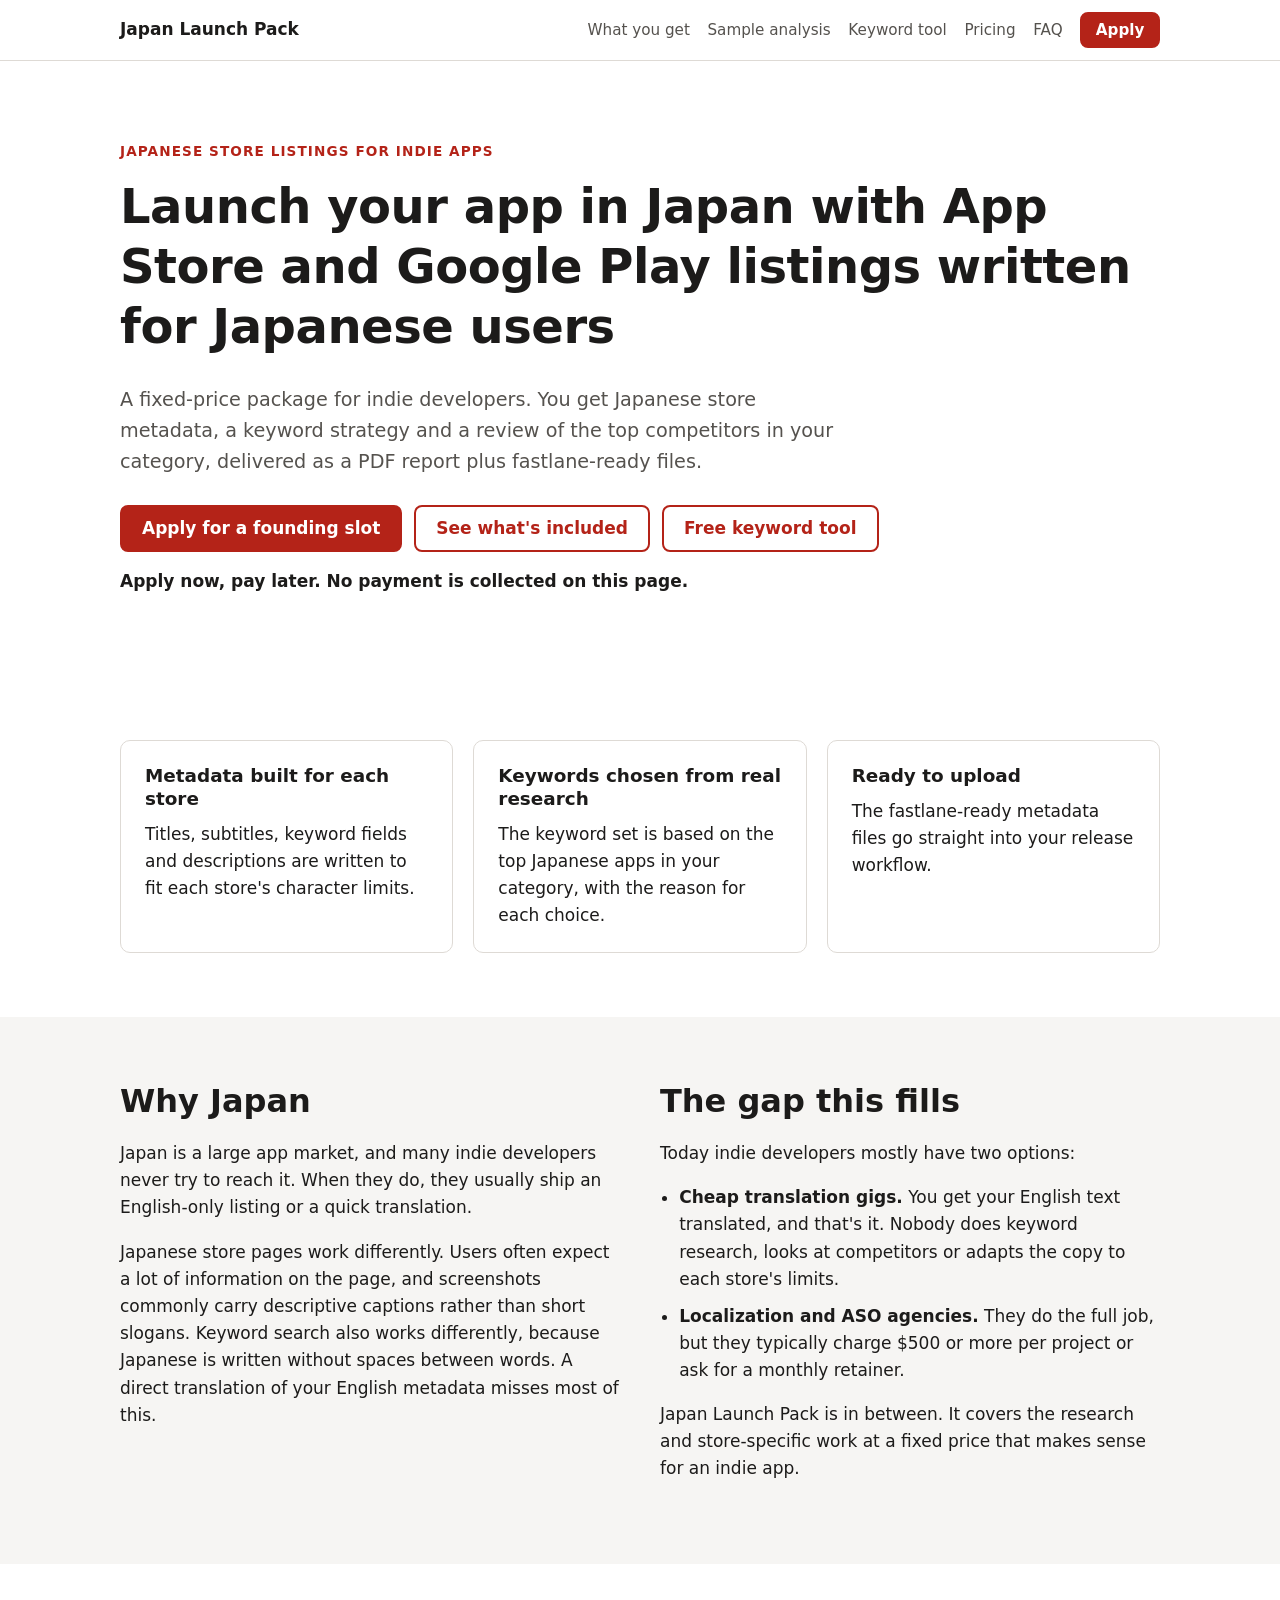
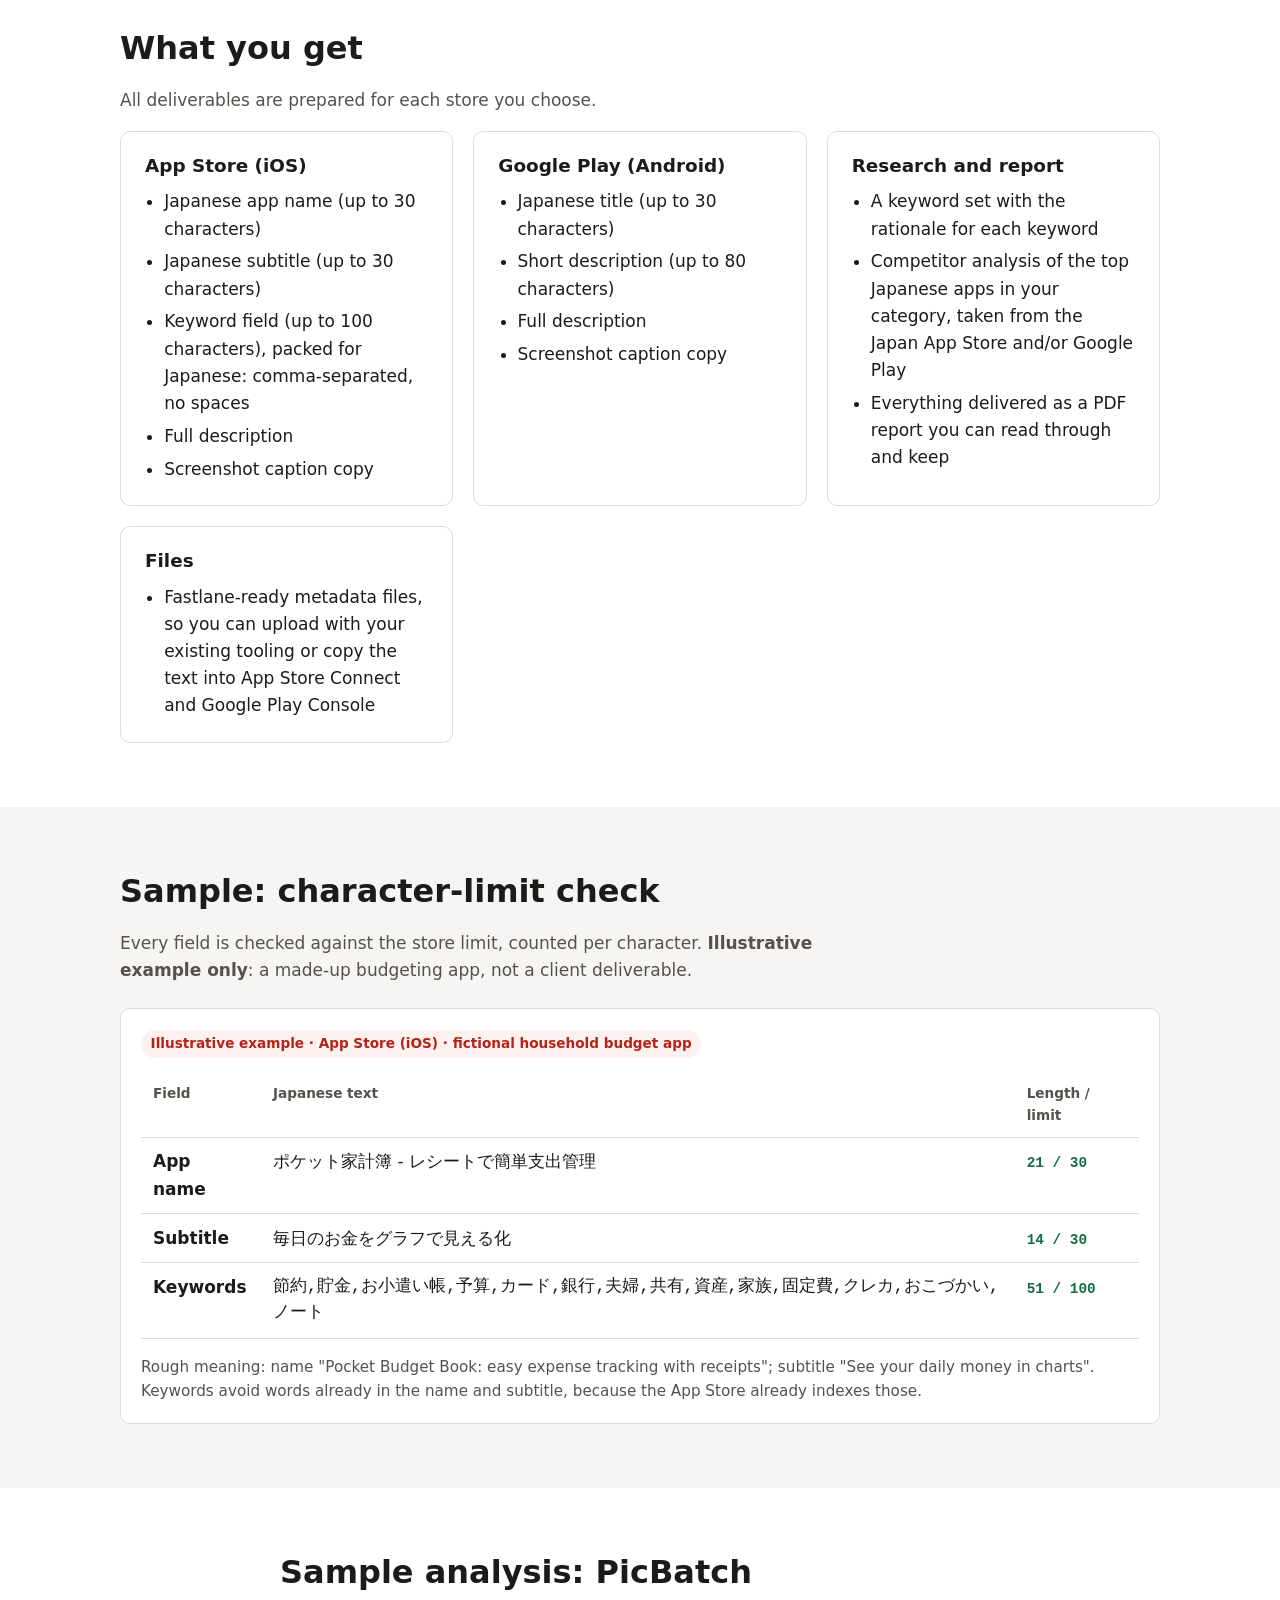
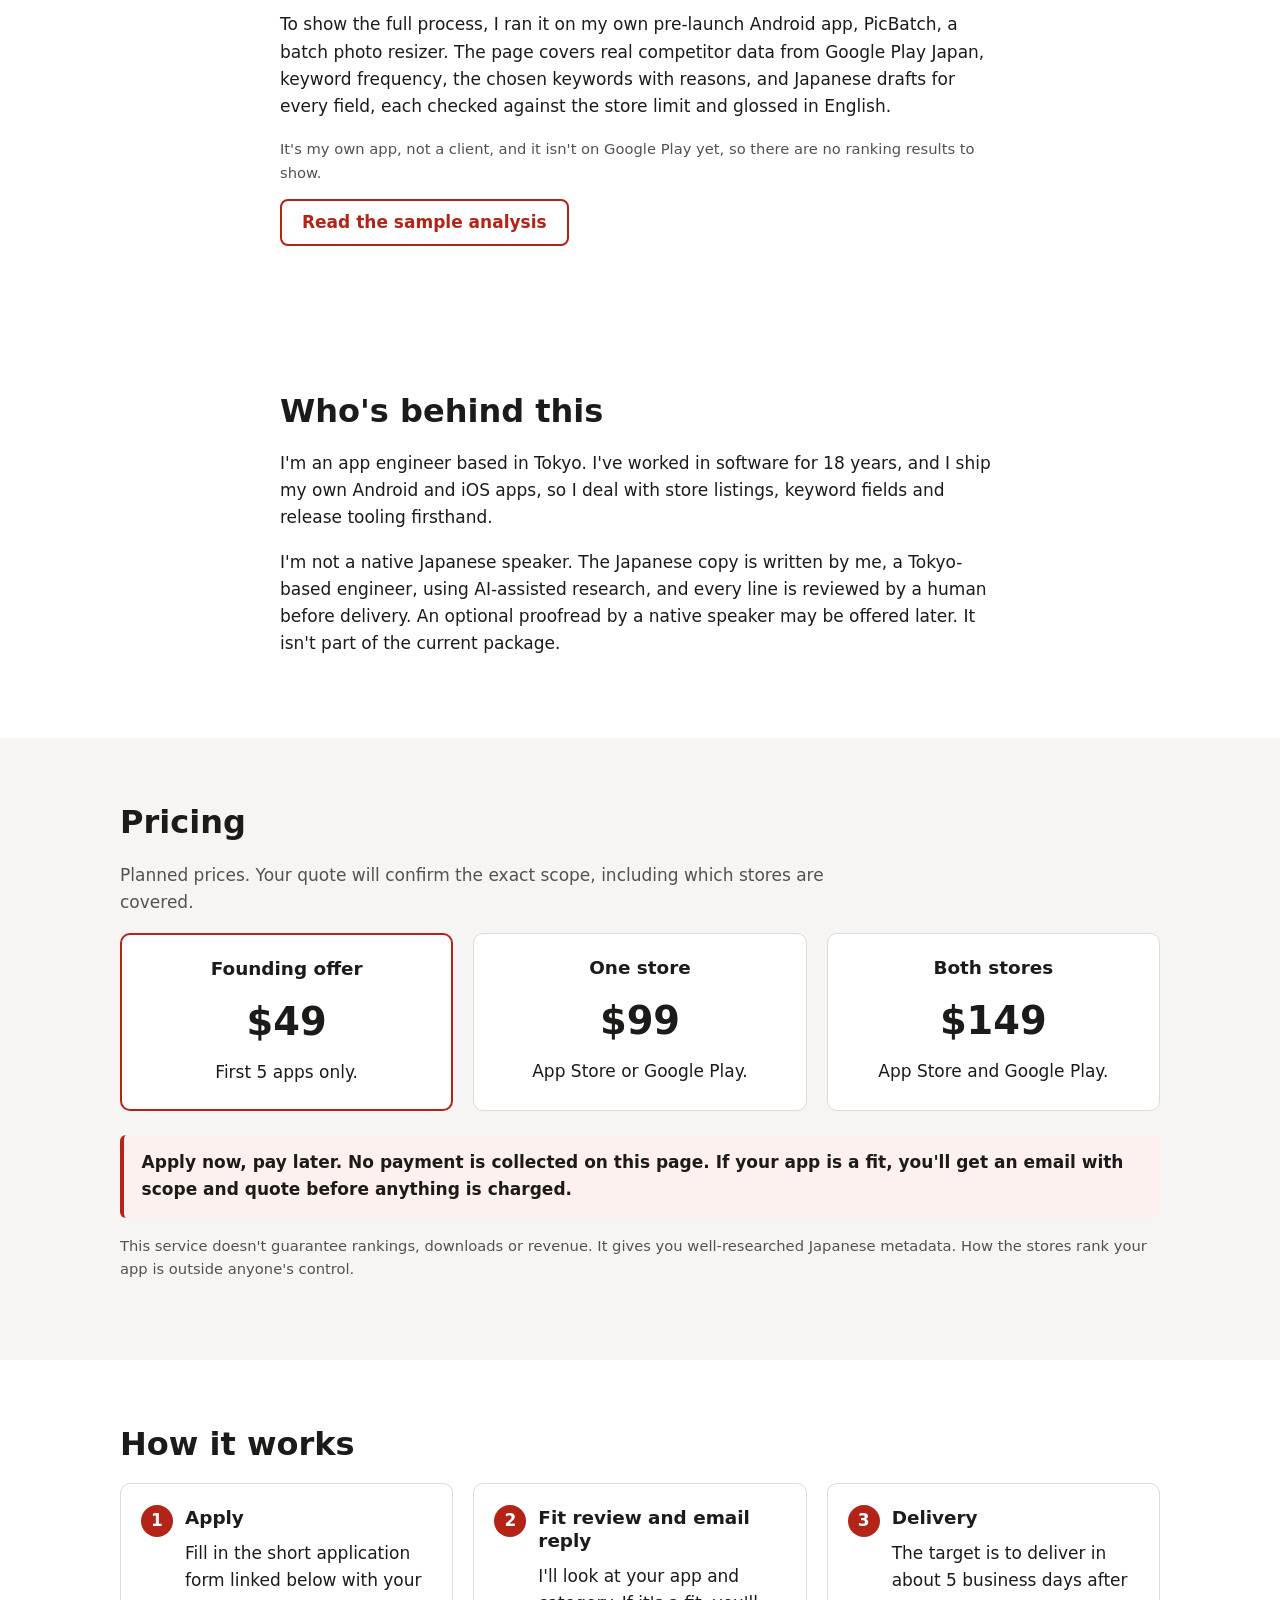
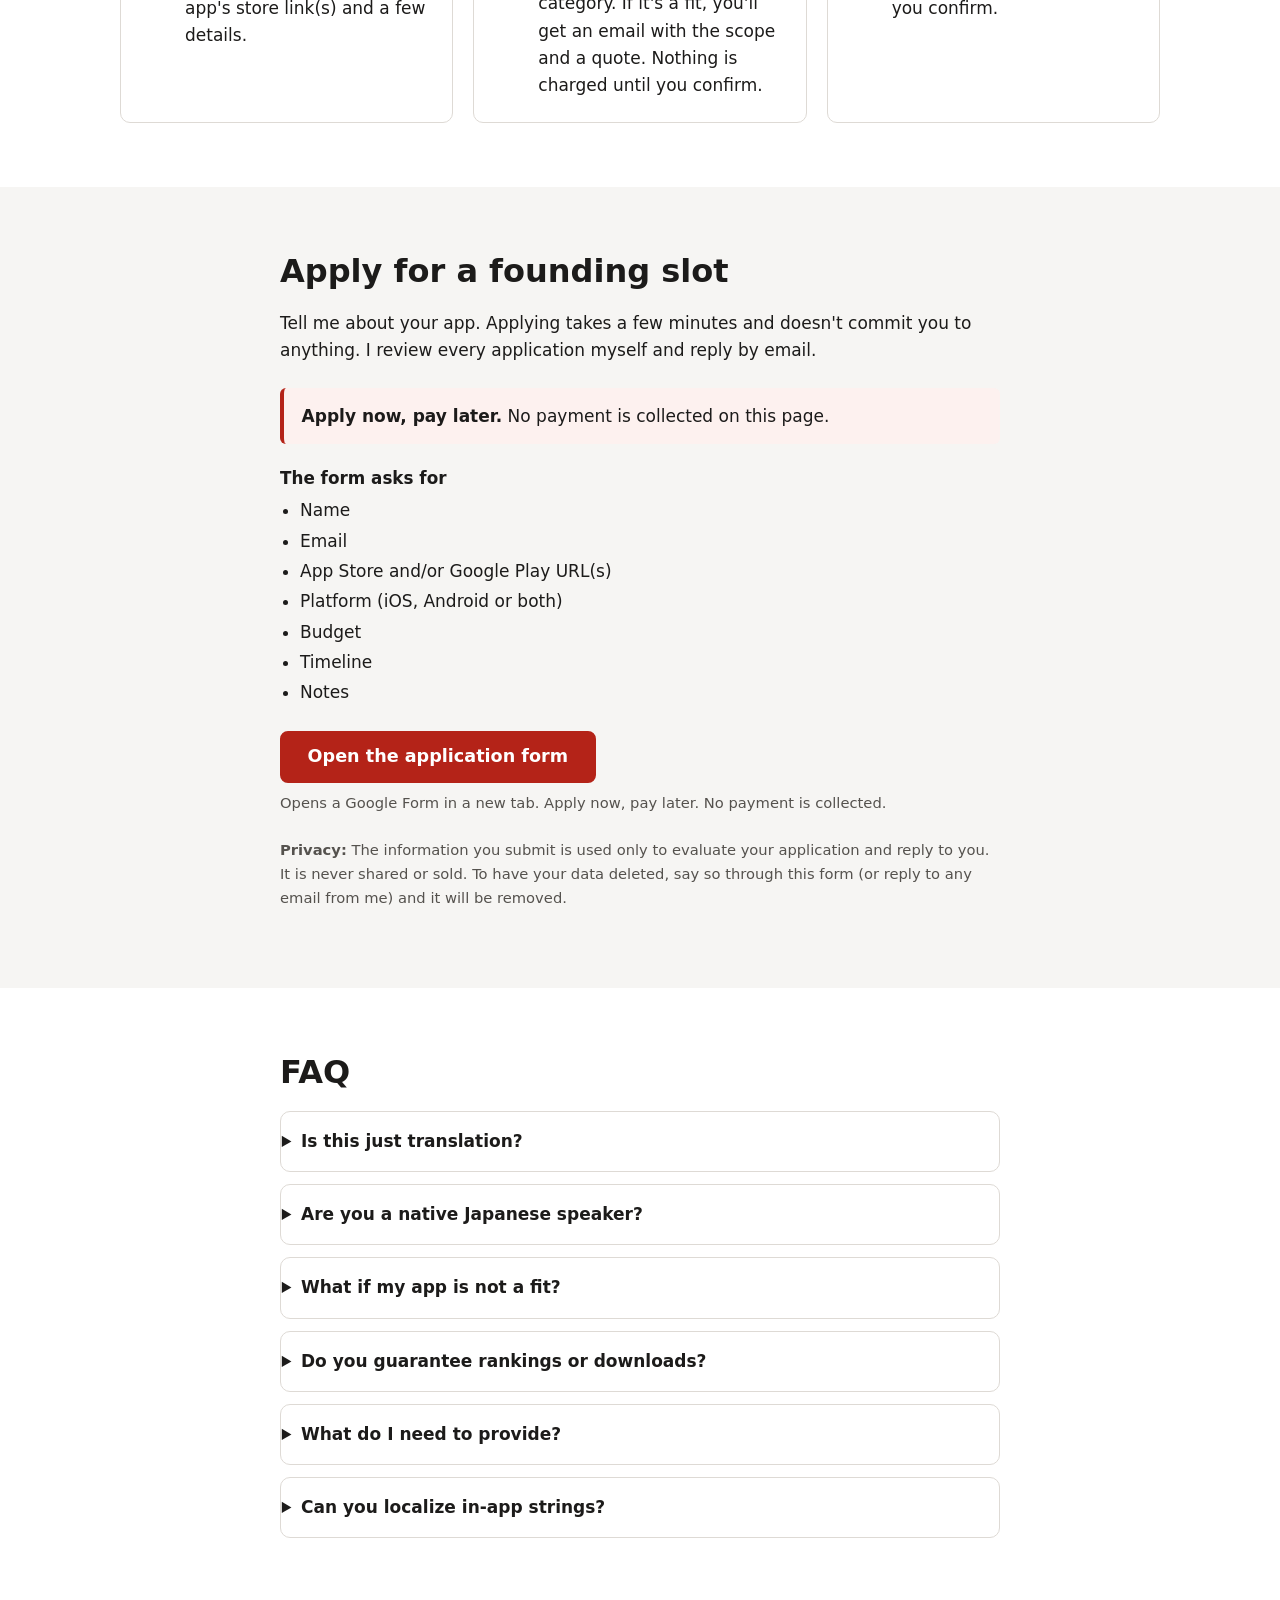
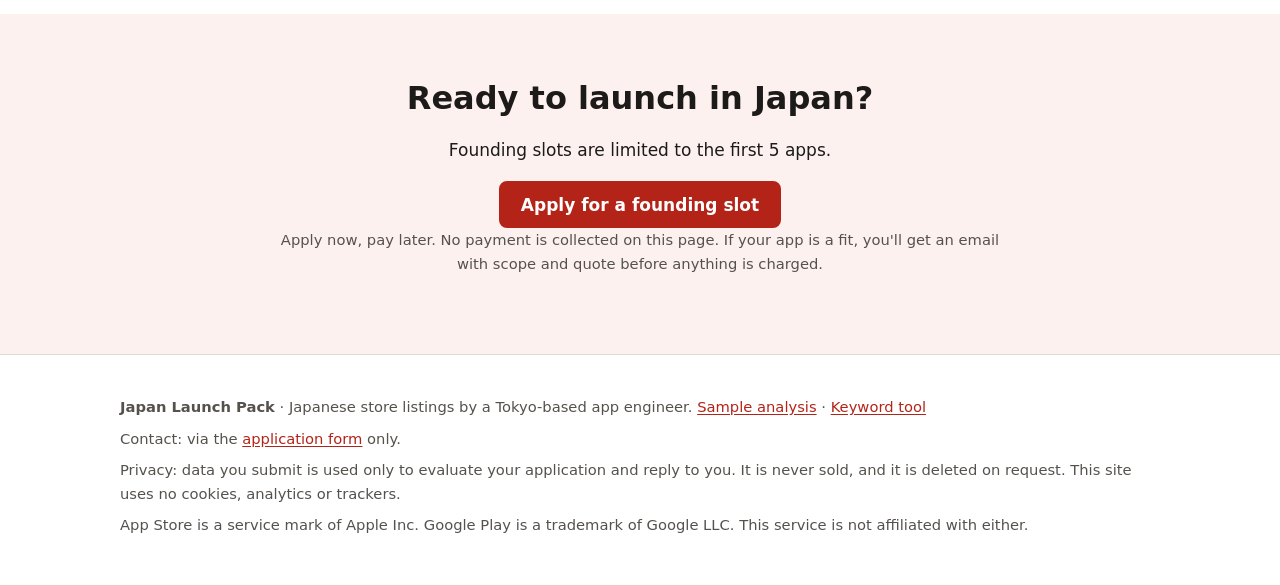
<file: index.html>
<!doctype html>
<html lang="en">
<head>
  <meta charset="utf-8">
  <meta name="viewport" content="width=device-width, initial-scale=1">
  <title>Japan Launch Pack: Japanese App Store and Google Play listings for indie apps</title>
  <meta name="description" content="A fixed-price package for indie developers: Japanese store metadata, keyword strategy and competitor review, delivered as a PDF report plus fastlane-ready files.">
  <meta name="theme-color" content="#b42318">
  <meta property="og:type" content="website">
  <meta property="og:title" content="Japan Launch Pack">
  <meta property="og:description" content="Fixed-price Japanese App Store and Google Play listings for indie app developers. Apply now, pay later.">
  <meta property="og:locale" content="en_US">
  <meta name="twitter:card" content="summary">
  <meta name="twitter:title" content="Japan Launch Pack">
  <meta name="twitter:description" content="Fixed-price Japanese App Store and Google Play listings for indie app developers. Apply now, pay later.">
  <link rel="stylesheet" href="assets/style.css">
  <script src="assets/config.js" defer></script>
  <script src="assets/app.js" defer></script>
</head>
<body>
  <a class="skip-link" href="#main">Skip to content</a>

  <header class="site-header">
    <div class="container header-inner">
      <a class="brand" href="#top">Japan Launch Pack</a>
      <nav aria-label="Primary">
        <ul class="nav-list">
          <li><a href="#deliverables">What you get</a></li>
          <li><a href="case-study-picbatch.html">Sample analysis</a></li>
          <li><a href="keyword-tool.html">Keyword tool</a></li>
          <li><a href="#pricing">Pricing</a></li>
          <li><a href="#faq">FAQ</a></li>
          <li><a class="btn btn-small" href="#apply">Apply</a></li>
        </ul>
      </nav>
    </div>
  </header>

  <main id="main">
    <!-- Hero -->
    <section class="hero" id="top" aria-labelledby="hero-title">
      <div class="container">
        <p class="eyebrow">Japanese store listings for indie apps</p>
        <h1 id="hero-title">Launch your app in Japan with App Store and Google Play listings written for Japanese users</h1>
        <p class="lead">A fixed-price package for indie developers. You get Japanese store metadata, a keyword strategy and a review of the top competitors in your category, delivered as a PDF report plus fastlane-ready files.</p>
        <div class="cta-row">
          <a class="btn" href="#apply">Apply for a founding slot</a>
          <a class="btn btn-ghost" href="#deliverables">See what's included</a>
          <a class="btn btn-ghost" href="keyword-tool.html">Free keyword tool</a>
        </div>
        <p class="pay-later">Apply now, pay later. No payment is collected on this page.</p>
      </div>
    </section>

    <!-- Benefits -->
    <section class="section" aria-labelledby="benefits-title">
      <div class="container">
        <h2 id="benefits-title" class="visually-hidden">Benefits</h2>
        <ul class="cards cards-3">
          <li class="card">
            <h3>Metadata built for each store</h3>
            <p>Titles, subtitles, keyword fields and descriptions are written to fit each store's character limits.</p>
          </li>
          <li class="card">
            <h3>Keywords chosen from real research</h3>
            <p>The keyword set is based on the top Japanese apps in your category, with the reason for each choice.</p>
          </li>
          <li class="card">
            <h3>Ready to upload</h3>
            <p>The fastlane-ready metadata files go straight into your release workflow.</p>
          </li>
        </ul>
      </div>
    </section>

    <!-- Why Japan + gap -->
    <section class="section section-alt" aria-labelledby="why-title">
      <div class="container two-col">
        <div>
          <h2 id="why-title">Why Japan</h2>
          <p>Japan is a large app market, and many indie developers never try to reach it. When they do, they usually ship an English-only listing or a quick translation.</p>
          <p>Japanese store pages work differently. Users often expect a lot of information on the page, and screenshots commonly carry descriptive captions rather than short slogans. Keyword search also works differently, because Japanese is written without spaces between words. A direct translation of your English metadata misses most of this.</p>
        </div>
        <div>
          <h2 id="gap-title">The gap this fills</h2>
          <p>Today indie developers mostly have two options:</p>
          <ul class="plain-list">
            <li><strong>Cheap translation gigs.</strong> You get your English text translated, and that's it. Nobody does keyword research, looks at competitors or adapts the copy to each store's limits.</li>
            <li><strong>Localization and ASO agencies.</strong> They do the full job, but they typically charge $500 or more per project or ask for a monthly retainer.</li>
          </ul>
          <p>Japan Launch Pack is in between. It covers the research and store-specific work at a fixed price that makes sense for an indie app.</p>
        </div>
      </div>
    </section>

    <!-- Deliverables -->
    <section class="section" id="deliverables" aria-labelledby="deliverables-title">
      <div class="container">
        <h2 id="deliverables-title">What you get</h2>
        <p class="section-lead">All deliverables are prepared for each store you choose.</p>
        <div class="cards cards-2">
          <div class="card">
            <h3>App Store (iOS)</h3>
            <ul>
              <li>Japanese app name (up to 30 characters)</li>
              <li>Japanese subtitle (up to 30 characters)</li>
              <li>Keyword field (up to 100 characters), packed for Japanese: comma-separated, no spaces</li>
              <li>Full description</li>
              <li>Screenshot caption copy</li>
            </ul>
          </div>
          <div class="card">
            <h3>Google Play (Android)</h3>
            <ul>
              <li>Japanese title (up to 30 characters)</li>
              <li>Short description (up to 80 characters)</li>
              <li>Full description</li>
              <li>Screenshot caption copy</li>
            </ul>
          </div>
          <div class="card">
            <h3>Research and report</h3>
            <ul>
              <li>A keyword set with the rationale for each keyword</li>
              <li>Competitor analysis of the top Japanese apps in your category, taken from the Japan App Store and/or Google Play</li>
              <li>Everything delivered as a PDF report you can read through and keep</li>
            </ul>
          </div>
          <div class="card">
            <h3>Files</h3>
            <ul>
              <li>Fastlane-ready metadata files, so you can upload with your existing tooling or copy the text into App Store Connect and Google Play Console</li>
            </ul>
          </div>
        </div>
      </div>
    </section>

    <!-- Sample -->
    <section class="section section-alt" id="sample" aria-labelledby="sample-title">
      <div class="container">
        <h2 id="sample-title">Sample: character-limit check</h2>
        <p class="section-lead">Every field is checked against the store limit, counted per character. <strong>Illustrative example only</strong>: a made-up budgeting app, not a client deliverable.</p>
        <figure class="sample">
          <figcaption class="sample-label">Illustrative example &middot; App Store (iOS) &middot; fictional household budget app</figcaption>
          <table class="sample-table">
            <thead>
              <tr><th scope="col">Field</th><th scope="col">Japanese text</th><th scope="col">Length / limit</th></tr>
            </thead>
            <tbody>
              <tr>
                <th scope="row">App name</th>
                <td lang="ja" data-count-text>ポケット家計簿 - レシートで簡単支出管理</td>
                <td><span class="count" data-limit="30">21 / 30</span></td>
              </tr>
              <tr>
                <th scope="row">Subtitle</th>
                <td lang="ja" data-count-text>毎日のお金をグラフで見える化</td>
                <td><span class="count" data-limit="30">14 / 30</span></td>
              </tr>
              <tr>
                <th scope="row">Keywords</th>
                <td lang="ja" class="kw" data-count-text>節約,貯金,お小遣い帳,予算,カード,銀行,夫婦,共有,資産,家族,固定費,クレカ,おこづかい,ノート</td>
                <td><span class="count" data-limit="100">51 / 100</span></td>
              </tr>
            </tbody>
          </table>
          <p class="sample-note">Rough meaning: name "Pocket Budget Book: easy expense tracking with receipts"; subtitle "See your daily money in charts". Keywords avoid words already in the name and subtitle, because the App Store already indexes those.</p>
        </figure>
      </div>
    </section>

    <!-- Sample analysis (case study) -->
    <section class="section" id="sample-analysis" aria-labelledby="sample-analysis-title">
      <div class="container narrow">
        <h2 id="sample-analysis-title">Sample analysis: PicBatch</h2>
        <p>To show the full process, I ran it on my own pre-launch Android app, PicBatch, a batch photo resizer. The page covers real competitor data from Google Play Japan, keyword frequency, the chosen keywords with reasons, and Japanese drafts for every field, each checked against the store limit and glossed in English.</p>
        <p class="small">It's my own app, not a client, and it isn't on Google Play yet, so there are no ranking results to show.</p>
        <p><a class="btn btn-ghost" href="case-study-picbatch.html">Read the sample analysis</a></p>
      </div>
    </section>

    <!-- About -->
    <section class="section" id="about" aria-labelledby="about-title">
      <div class="container narrow">
        <h2 id="about-title">Who's behind this</h2>
        <p>I'm an app engineer based in Tokyo. I've worked in software for 18 years, and I ship my own Android and iOS apps, so I deal with store listings, keyword fields and release tooling firsthand.</p>
        <p>I'm not a native Japanese speaker. The Japanese copy is written by me, a Tokyo-based engineer, using AI-assisted research, and every line is reviewed by a human before delivery. An optional proofread by a native speaker may be offered later. It isn't part of the current package.</p>
      </div>
    </section>

    <!-- Pricing -->
    <section class="section section-alt" id="pricing" aria-labelledby="pricing-title">
      <div class="container">
        <h2 id="pricing-title">Pricing</h2>
        <p class="section-lead">Planned prices. Your quote will confirm the exact scope, including which stores are covered.</p>
        <ul class="cards cards-3 pricing">
          <li class="card price-card price-featured">
            <h3>Founding offer</h3>
            <p class="price">$49</p>
            <p>First 5 apps only.</p>
          </li>
          <li class="card price-card">
            <h3>One store</h3>
            <p class="price">$99</p>
            <p>App Store or Google Play.</p>
          </li>
          <li class="card price-card">
            <h3>Both stores</h3>
            <p class="price">$149</p>
            <p>App Store and Google Play.</p>
          </li>
        </ul>
        <div class="notice" role="note">
          <p><strong>Apply now, pay later. No payment is collected on this page. If your app is a fit, you'll get an email with scope and quote before anything is charged.</strong></p>
        </div>
        <p class="small">This service doesn't guarantee rankings, downloads or revenue. It gives you well-researched Japanese metadata. How the stores rank your app is outside anyone's control.</p>
      </div>
    </section>

    <!-- Process -->
    <section class="section" id="process" aria-labelledby="process-title">
      <div class="container">
        <h2 id="process-title">How it works</h2>
        <ol class="steps">
          <li>
            <h3>Apply</h3>
            <p>Fill in the short application form linked below with your app's store link(s) and a few details.</p>
          </li>
          <li>
            <h3>Fit review and email reply</h3>
            <p>I'll look at your app and category. If it's a fit, you'll get an email with the scope and a quote. Nothing is charged until you confirm.</p>
          </li>
          <li>
            <h3>Delivery</h3>
            <p>The target is to deliver in about 5 business days after you confirm.</p>
          </li>
        </ol>
      </div>
    </section>

    <!-- Apply -->
    <section class="section section-alt" id="apply" aria-labelledby="apply-title">
      <div class="container narrow">
        <h2 id="apply-title">Apply for a founding slot</h2>
        <p>Tell me about your app. Applying takes a few minutes and doesn't commit you to anything. I review every application myself and reply by email.</p>
        <p class="notice"><strong>Apply now, pay later.</strong> No payment is collected on this page.</p>

        <h3 class="apply-list-title">The form asks for</h3>
        <ul class="apply-list">
          <li>Name</li>
          <li>Email</li>
          <li>App Store and/or Google Play URL(s)</li>
          <li>Platform (iOS, Android or both)</li>
          <li>Budget</li>
          <li>Timeline</li>
          <li>Notes</li>
        </ul>

        <p class="apply-cta">
          <a class="btn btn-large" id="apply-link" href="https://docs.google.com/forms/d/e/1FAIpQLSftcUkIlofMP_NtJVKl1Jk8DL24kp_YEDQALZfLrQZwAL8MDA/viewform" target="_blank" rel="noopener noreferrer" aria-describedby="apply-link-note">Open the application form</a>
        </p>
        <p class="small" id="apply-link-note">Opens a Google Form in a new tab. Apply now, pay later. No payment is collected.</p>

        <p class="small privacy"><strong>Privacy:</strong> The information you submit is used only to evaluate your application and reply to you. It is never shared or sold. To have your data deleted, say so through this form (or reply to any email from me) and it will be removed.</p>
      </div>
    </section>

    <!-- FAQ -->
    <section class="section" id="faq" aria-labelledby="faq-title">
      <div class="container narrow">
        <h2 id="faq-title">FAQ</h2>
        <details>
          <summary>Is this just translation?</summary>
          <p>No. Translation is one part of the job. The package also includes keyword research for Japanese search, analysis of the top Japanese competitors in your category, copy written to fit each store's character limits, and screenshot captions written for how Japanese store pages are read. The PDF report explains the reasoning behind the choices.</p>
        </details>
        <details>
          <summary>Are you a native Japanese speaker?</summary>
          <p>No. I'm an app engineer who lives and works in Tokyo. The Japanese copy is written by me with AI-assisted research, and a human reviews all of it before delivery. An optional native proofread may be offered later, but it isn't included now and isn't promised. If your app needs native-level copy from day one, say so in your application and I'll give you an honest answer about whether this package is the right fit.</p>
        </details>
        <details>
          <summary>What if my app is not a fit?</summary>
          <p>I'll reply by email and tell you so, with a short explanation where I can. You won't be charged anything, because no payment is collected when you apply.</p>
        </details>
        <details>
          <summary>Do you guarantee rankings or downloads?</summary>
          <p>No. Nobody can honestly guarantee App Store or Google Play rankings. What you get is Japanese metadata and keywords based on research into your category, built to give your listing a better starting point in Japan.</p>
        </details>
        <details>
          <summary>What do I need to provide?</summary>
          <p>Your app's store URL(s) and a short description of what the app does and who it's for. If your app isn't live yet, describe it in the notes and I'll tell you what else I need. Once the scope is confirmed, I may ask a few follow-up questions by email.</p>
        </details>
        <details>
          <summary>Can you localize in-app strings?</summary>
          <p>Not as part of this package for now. If you're interested, mention it in your application notes and I'll let you know if and when it becomes available.</p>
        </details>
      </div>
    </section>

    <!-- Final CTA -->
    <section class="section section-cta" aria-labelledby="cta-title">
      <div class="container narrow center">
        <h2 id="cta-title">Ready to launch in Japan?</h2>
        <p>Founding slots are limited to the first 5 apps.</p>
        <a class="btn" href="#apply">Apply for a founding slot</a>
        <p class="small">Apply now, pay later. No payment is collected on this page. If your app is a fit, you'll get an email with scope and quote before anything is charged.</p>
      </div>
    </section>
  </main>

  <footer class="site-footer">
    <div class="container">
      <p><strong>Japan Launch Pack</strong> &middot; Japanese store listings by a Tokyo-based app engineer. <a href="case-study-picbatch.html">Sample analysis</a> &middot; <a href="keyword-tool.html">Keyword tool</a></p>
      <p>Contact: via the <a href="#apply">application form</a> only.</p>
      <p>Privacy: data you submit is used only to evaluate your application and reply to you. It is never sold, and it is deleted on request. This site uses no cookies, analytics or trackers.</p>
      <p>App Store is a service mark of Apple Inc. Google Play is a trademark of Google LLC. This service is not affiliated with either.</p>
    </div>
  </footer>
</body>
</html>
</file>
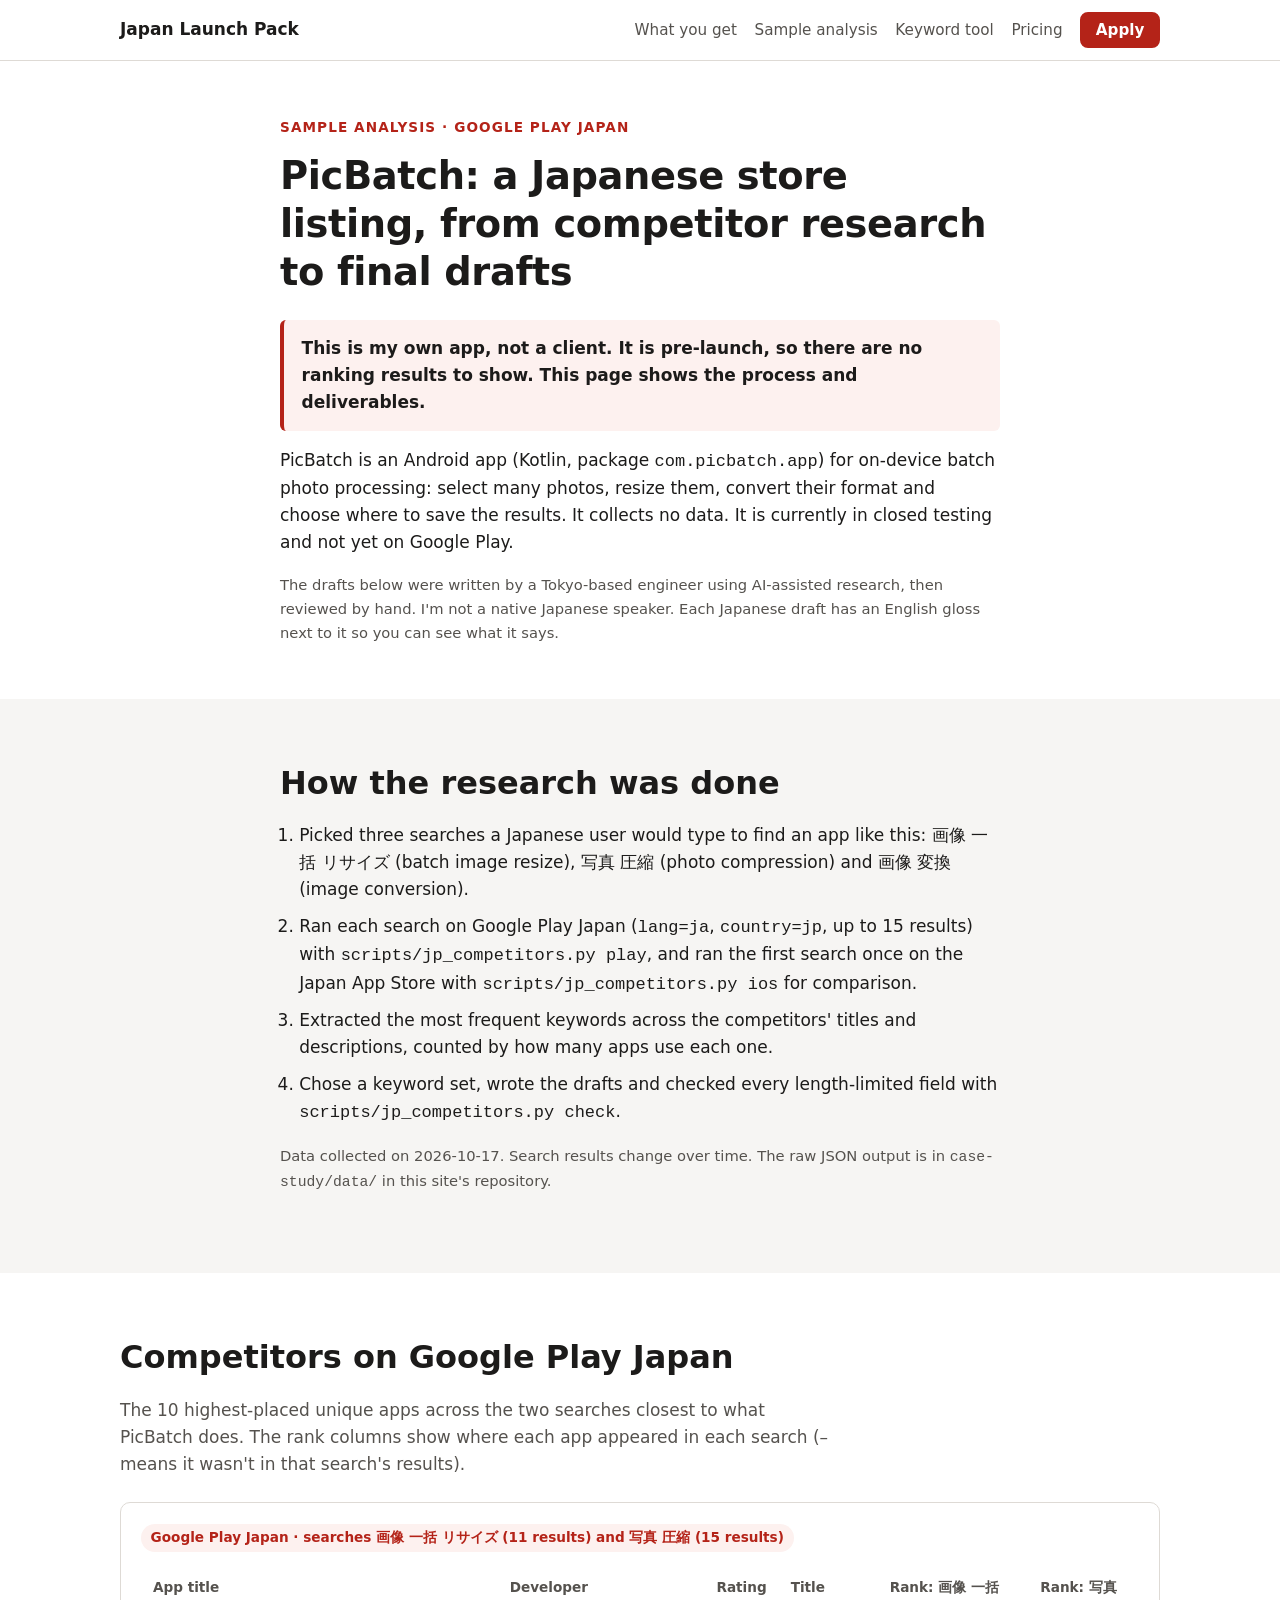
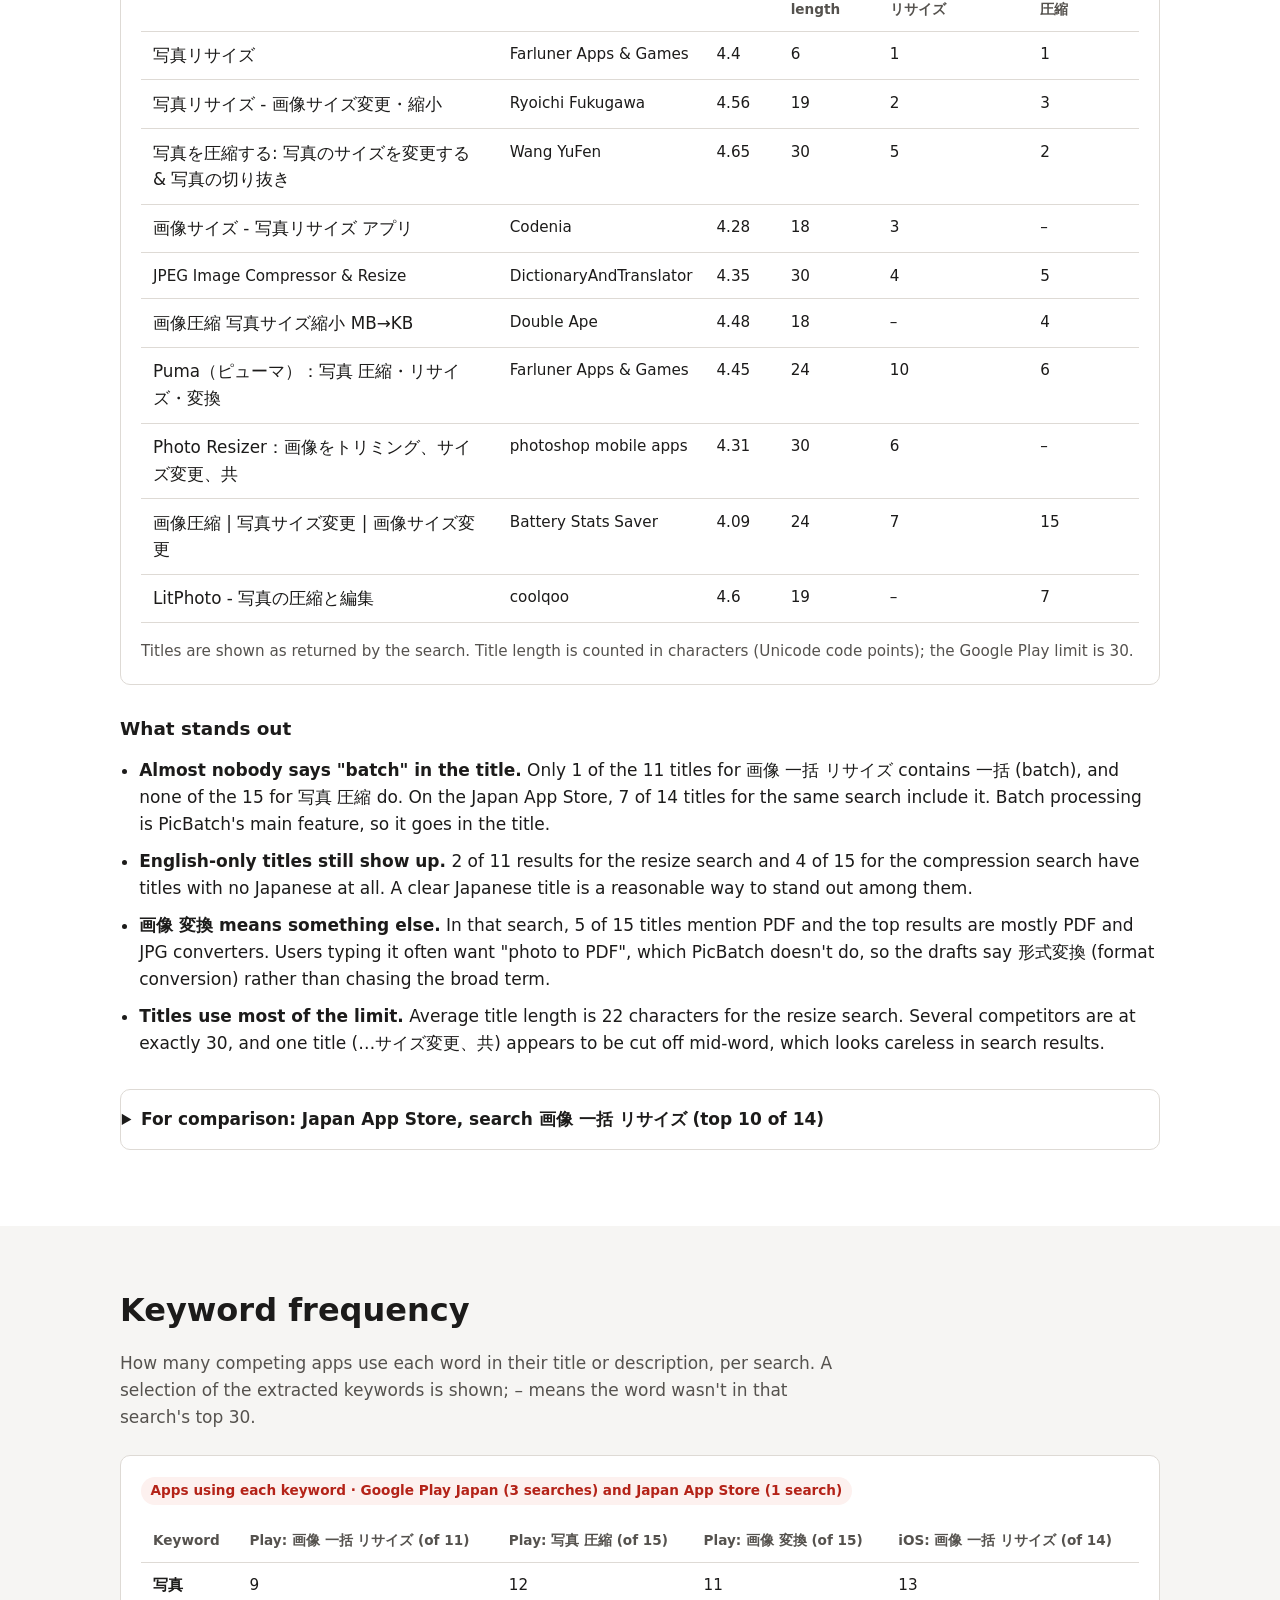
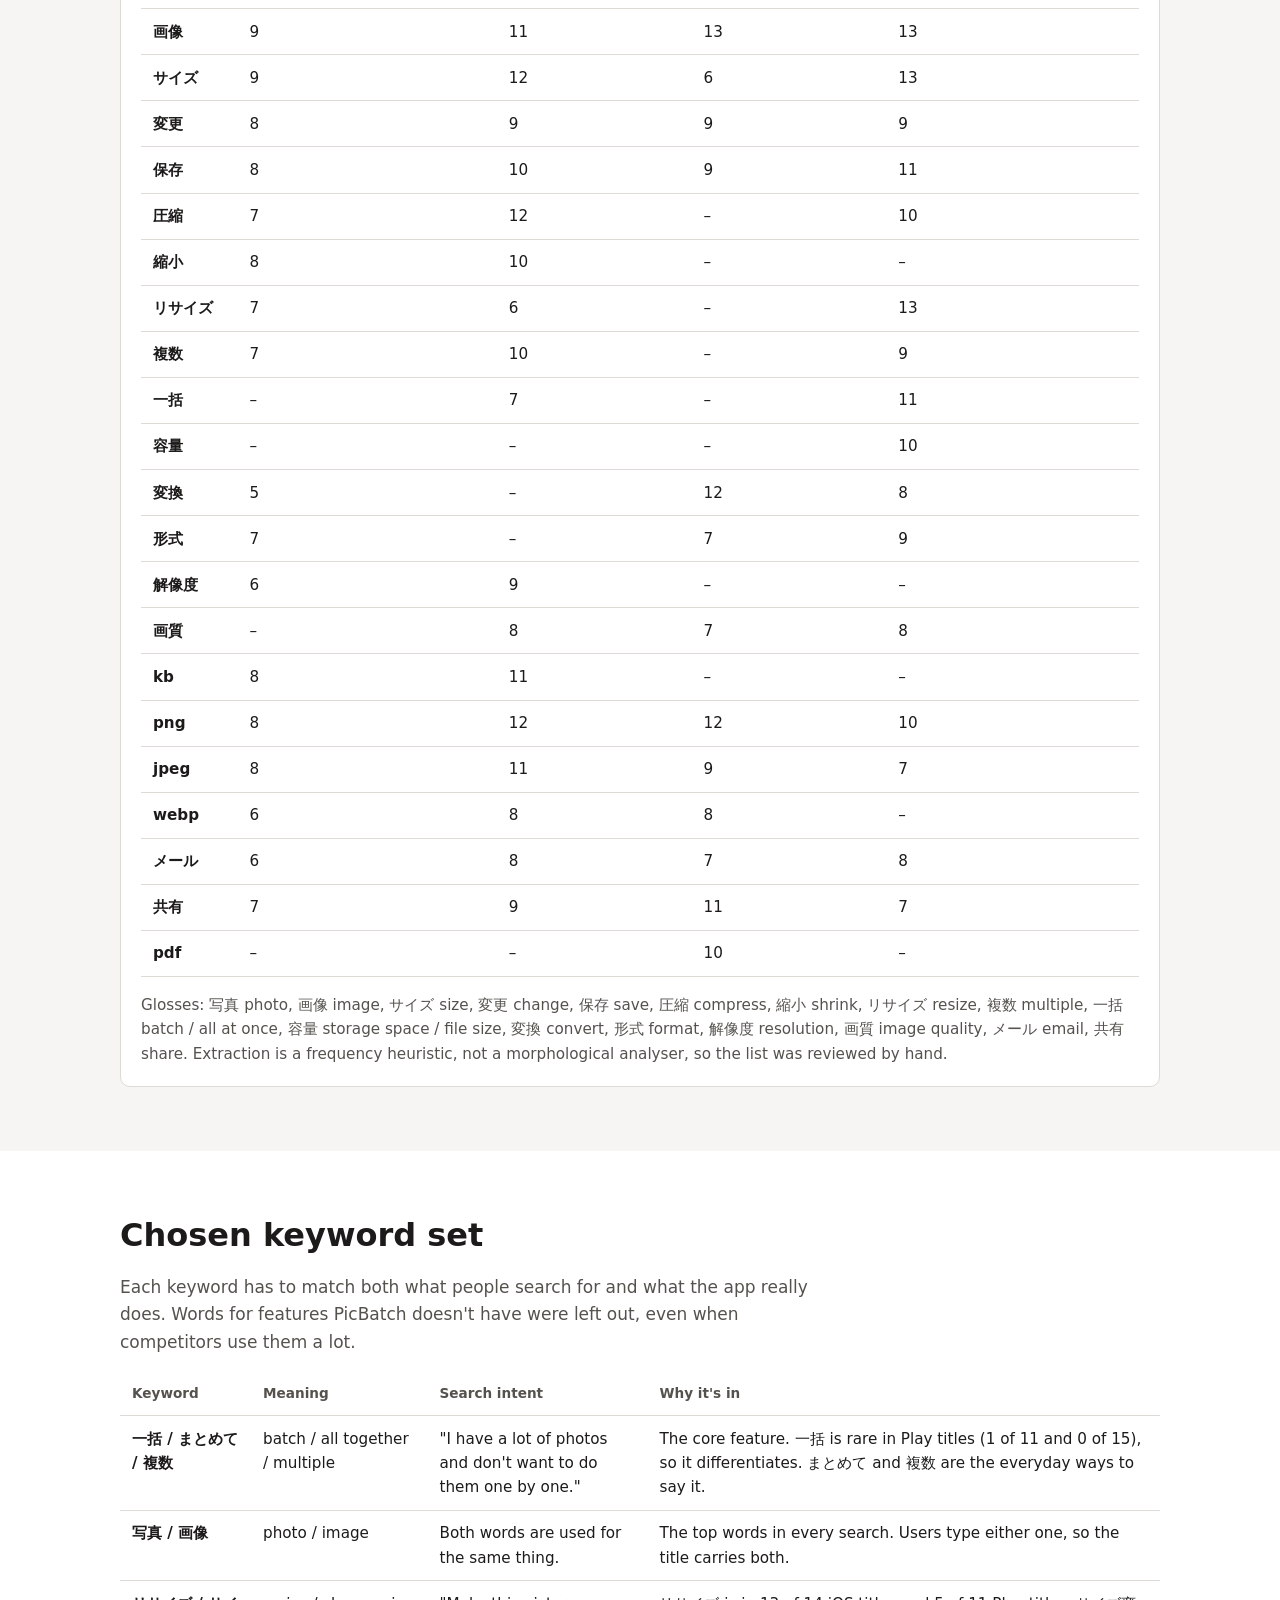
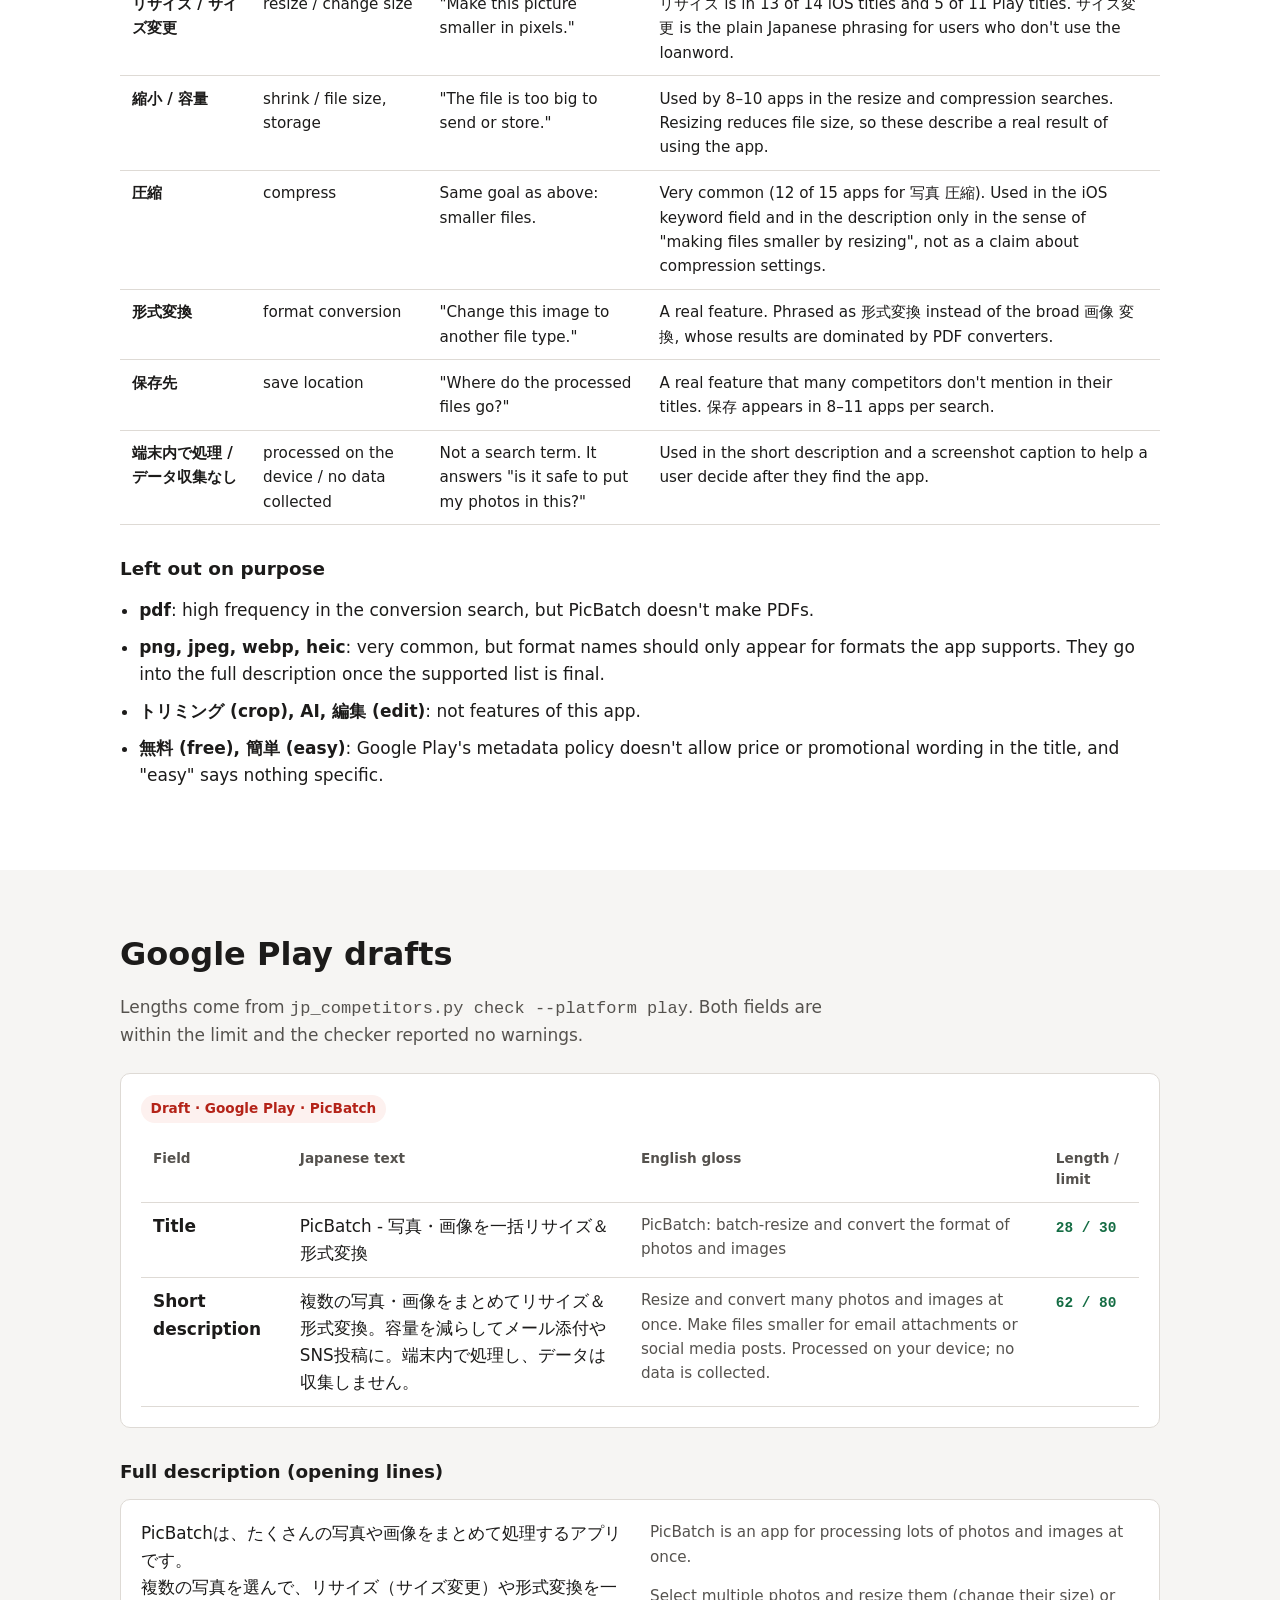
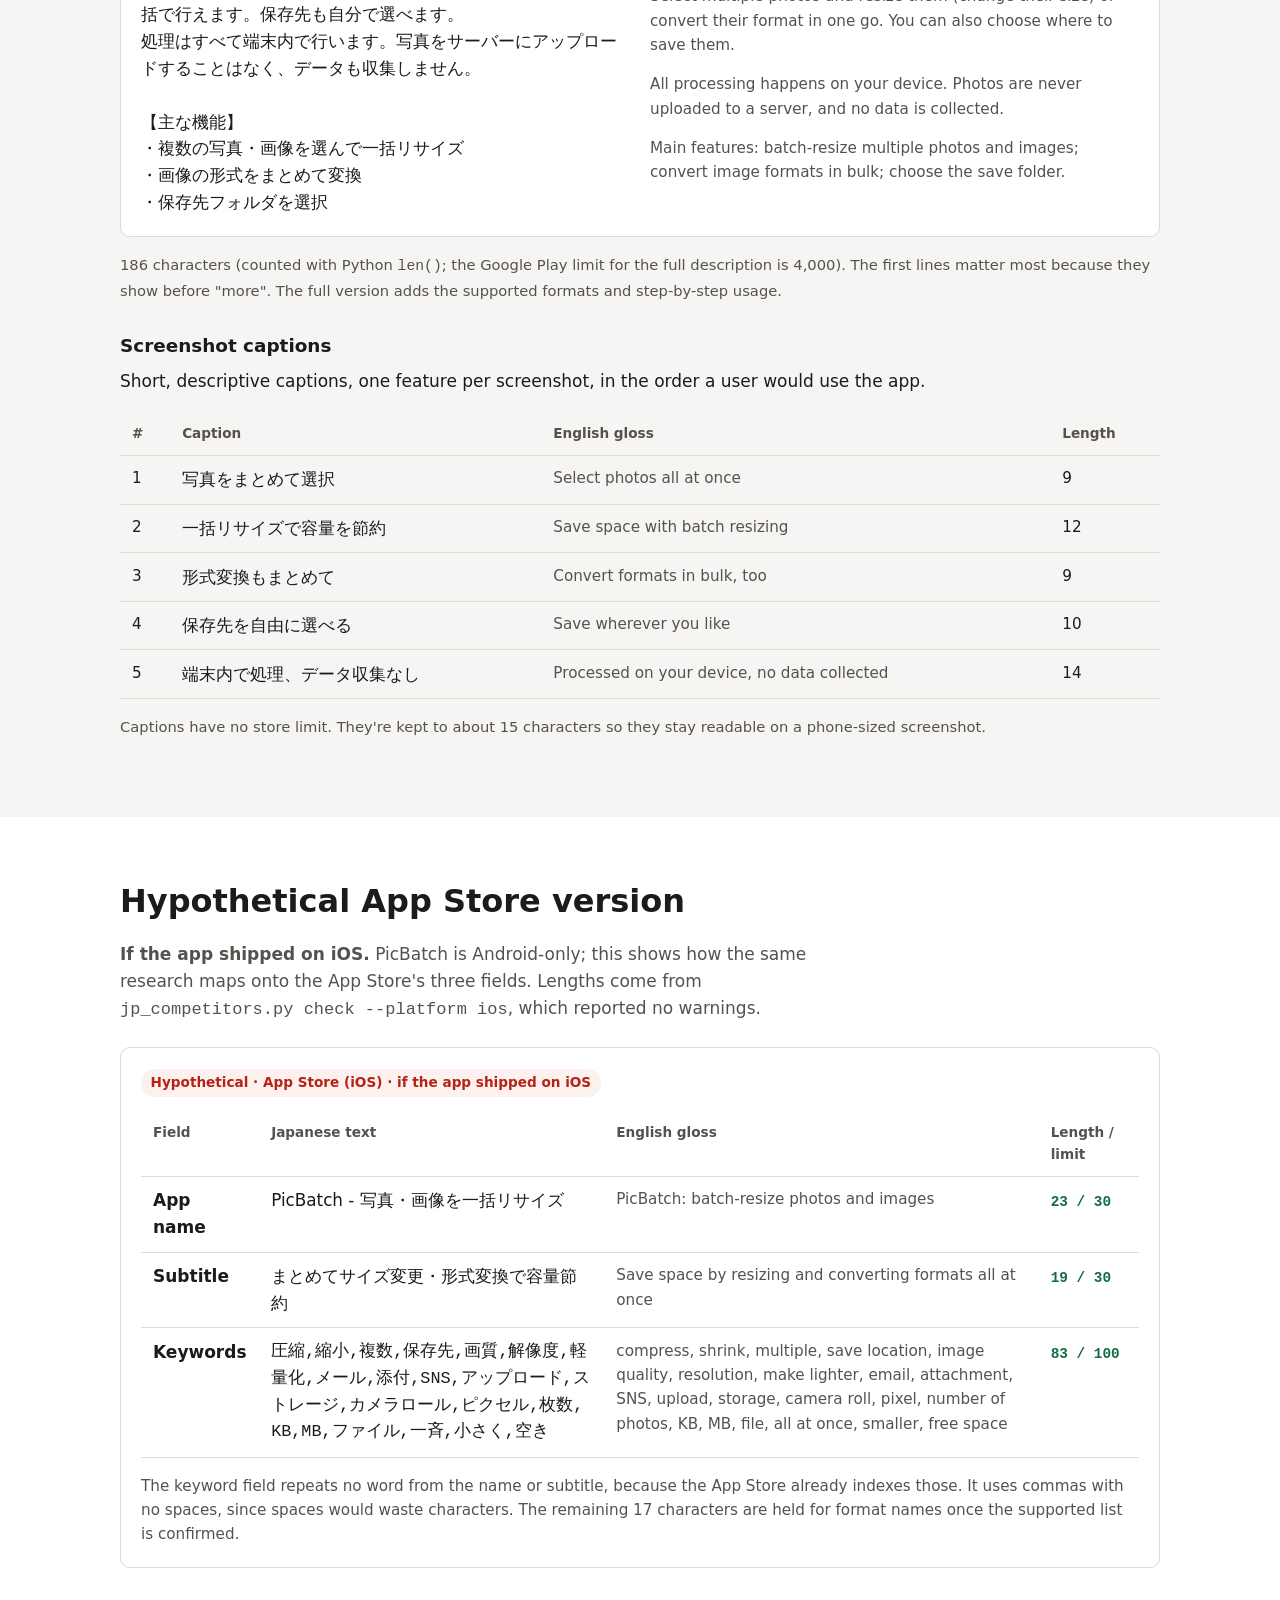
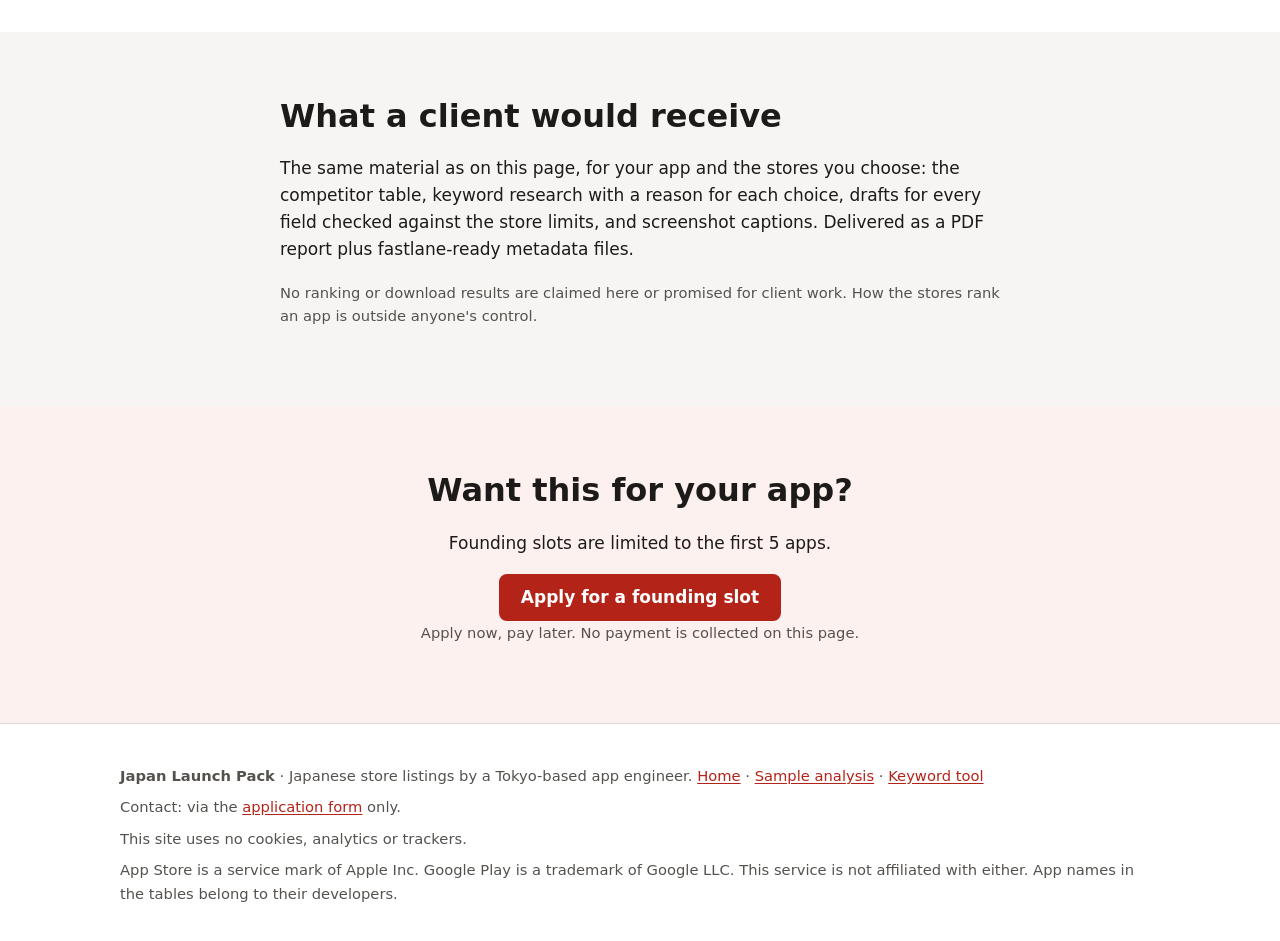
<file: case-study-picbatch.html>
<!doctype html>
<html lang="en">
<head>
  <meta charset="utf-8">
  <meta name="viewport" content="width=device-width, initial-scale=1">
  <title>Sample analysis: PicBatch Japanese store listing | Japan Launch Pack</title>
  <meta name="description" content="A worked example of the Japan Launch Pack process on the founder's own pre-launch Android app: competitor research on Google Play Japan, keyword choices and Japanese metadata drafts checked against store limits.">
  <meta name="theme-color" content="#b42318">
  <meta property="og:type" content="article">
  <meta property="og:title" content="Sample analysis: PicBatch | Japan Launch Pack">
  <meta property="og:description" content="Competitor research, keyword choices and Japanese store metadata drafts for a pre-launch Android app, with every field checked against store limits.">
  <meta property="og:locale" content="en_US">
  <meta name="twitter:card" content="summary">
  <meta name="twitter:title" content="Sample analysis: PicBatch | Japan Launch Pack">
  <meta name="twitter:description" content="Competitor research, keyword choices and Japanese store metadata drafts for a pre-launch Android app.">
  <link rel="stylesheet" href="assets/style.css">
  <script src="assets/app.js" defer></script>
</head>
<body>
  <a class="skip-link" href="#main">Skip to content</a>

  <header class="site-header">
    <div class="container header-inner">
      <a class="brand" href="index.html">Japan Launch Pack</a>
      <nav aria-label="Primary">
        <ul class="nav-list">
          <li><a href="index.html#deliverables">What you get</a></li>
          <li><a href="case-study-picbatch.html" aria-current="page">Sample analysis</a></li>
          <li><a href="keyword-tool.html">Keyword tool</a></li>
          <li><a href="index.html#pricing">Pricing</a></li>
          <li><a class="btn btn-small" href="index.html#apply">Apply</a></li>
        </ul>
      </nav>
    </div>
  </header>

  <main id="main">
    <!-- Intro -->
    <section class="hero hero-compact" aria-labelledby="cs-title">
      <div class="container narrow">
        <p class="eyebrow">Sample analysis &middot; Google Play Japan</p>
        <h1 id="cs-title">PicBatch: a Japanese store listing, from competitor research to final drafts</h1>
        <div class="notice" role="note">
          <p><strong>This is my own app, not a client. It is pre-launch, so there are no ranking results to show. This page shows the process and deliverables.</strong></p>
        </div>
        <p>PicBatch is an Android app (Kotlin, package <code>com.picbatch.app</code>) for on-device batch photo processing: select many photos, resize them, convert their format and choose where to save the results. It collects no data. It is currently in closed testing and not yet on Google Play.</p>
        <p class="small">The drafts below were written by a Tokyo-based engineer using AI-assisted research, then reviewed by hand. I'm not a native Japanese speaker. Each Japanese draft has an English gloss next to it so you can see what it says.</p>
      </div>
    </section>

    <!-- Method -->
    <section class="section section-alt" aria-labelledby="method-title">
      <div class="container narrow">
        <h2 id="method-title">How the research was done</h2>
        <ol class="plain-list">
          <li>Picked three searches a Japanese user would type to find an app like this: <span lang="ja">画像 一括 リサイズ</span> (batch image resize), <span lang="ja">写真 圧縮</span> (photo compression) and <span lang="ja">画像 変換</span> (image conversion).</li>
          <li>Ran each search on Google Play Japan (<code>lang=ja</code>, <code>country=jp</code>, up to 15 results) with <code>scripts/jp_competitors.py play</code>, and ran the first search once on the Japan App Store with <code>scripts/jp_competitors.py ios</code> for comparison.</li>
          <li>Extracted the most frequent keywords across the competitors' titles and descriptions, counted by how many apps use each one.</li>
          <li>Chose a keyword set, wrote the drafts and checked every length-limited field with <code>scripts/jp_competitors.py check</code>.</li>
        </ol>
        <p class="small">Data collected on 2026-10-17. Search results change over time. The raw JSON output is in <code>case-study/data/</code> in this site's repository.</p>
      </div>
    </section>

    <!-- Competitors -->
    <section class="section" id="competitors" aria-labelledby="competitors-title">
      <div class="container">
        <h2 id="competitors-title">Competitors on Google Play Japan</h2>
        <p class="section-lead">The 10 highest-placed unique apps across the two searches closest to what PicBatch does. The rank columns show where each app appeared in each search (&ndash; means it wasn't in that search's results).</p>
        <figure class="sample">
          <figcaption class="sample-label">Google Play Japan &middot; searches <span lang="ja">画像 一括 リサイズ</span> (11 results) and <span lang="ja">写真 圧縮</span> (15 results)</figcaption>
          <table class="sample-table data-table">
            <thead>
              <tr><th scope="col">App title</th><th scope="col">Developer</th><th scope="col">Rating</th><th scope="col">Title length</th><th scope="col">Rank: <span lang="ja">画像 一括 リサイズ</span></th><th scope="col">Rank: <span lang="ja">写真 圧縮</span></th></tr>
            </thead>
            <tbody>
              <tr><td lang="ja">写真リサイズ</td><td>Farluner Apps &amp; Games</td><td>4.4</td><td>6</td><td>1</td><td>1</td></tr>
              <tr><td lang="ja">写真リサイズ - 画像サイズ変更・縮小</td><td>Ryoichi Fukugawa</td><td>4.56</td><td>19</td><td>2</td><td>3</td></tr>
              <tr><td lang="ja">写真を圧縮する: 写真のサイズを変更する &amp; 写真の切り抜き</td><td>Wang YuFen</td><td>4.65</td><td>30</td><td>5</td><td>2</td></tr>
              <tr><td lang="ja">画像サイズ - 写真リサイズ アプリ</td><td>Codenia</td><td>4.28</td><td>18</td><td>3</td><td>&ndash;</td></tr>
              <tr><td>JPEG Image Compressor &amp; Resize</td><td>DictionaryAndTranslator</td><td>4.35</td><td>30</td><td>4</td><td>5</td></tr>
              <tr><td lang="ja">画像圧縮 写真サイズ縮小 MB→KB</td><td>Double Ape</td><td>4.48</td><td>18</td><td>&ndash;</td><td>4</td></tr>
              <tr><td lang="ja">Puma（ピューマ）：写真 圧縮・リサイズ・変換</td><td>Farluner Apps &amp; Games</td><td>4.45</td><td>24</td><td>10</td><td>6</td></tr>
              <tr><td lang="ja">Photo Resizer：画像をトリミング、サイズ変更、共</td><td>photoshop mobile apps</td><td>4.31</td><td>30</td><td>6</td><td>&ndash;</td></tr>
              <tr><td lang="ja">画像圧縮 | 写真サイズ変更 | 画像サイズ変更</td><td>Battery Stats Saver</td><td>4.09</td><td>24</td><td>7</td><td>15</td></tr>
              <tr><td lang="ja">LitPhoto - 写真の圧縮と編集</td><td>coolqoo</td><td>4.6</td><td>19</td><td>&ndash;</td><td>7</td></tr>
            </tbody>
          </table>
          <p class="sample-note">Titles are shown as returned by the search. Title length is counted in characters (Unicode code points); the Google Play limit is 30.</p>
        </figure>

        <h3 class="subhead">What stands out</h3>
        <ul class="plain-list">
          <li><strong>Almost nobody says "batch" in the title.</strong> Only 1 of the 11 titles for <span lang="ja">画像 一括 リサイズ</span> contains <span lang="ja">一括</span> (batch), and none of the 15 for <span lang="ja">写真 圧縮</span> do. On the Japan App Store, 7 of 14 titles for the same search include it. Batch processing is PicBatch's main feature, so it goes in the title.</li>
          <li><strong>English-only titles still show up.</strong> 2 of 11 results for the resize search and 4 of 15 for the compression search have titles with no Japanese at all. A clear Japanese title is a reasonable way to stand out among them.</li>
          <li><strong><span lang="ja">画像 変換</span> means something else.</strong> In that search, 5 of 15 titles mention PDF and the top results are mostly PDF and JPG converters. Users typing it often want "photo to PDF", which PicBatch doesn't do, so the drafts say <span lang="ja">形式変換</span> (format conversion) rather than chasing the broad term.</li>
          <li><strong>Titles use most of the limit.</strong> Average title length is 22 characters for the resize search. Several competitors are at exactly 30, and one title (<span lang="ja">&hellip;サイズ変更、共</span>) appears to be cut off mid-word, which looks careless in search results.</li>
        </ul>

        <details class="ios-compare">
          <summary>For comparison: Japan App Store, search <span lang="ja">画像 一括 リサイズ</span> (top 10 of 14)</summary>
          <div class="table-scroll">
            <table class="sample-table data-table">
              <thead>
                <tr><th scope="col">App name</th><th scope="col">Developer</th><th scope="col">Rating</th><th scope="col">Ratings</th><th scope="col">Title length</th></tr>
              </thead>
              <tbody>
                <tr><td lang="ja">リサイズメール-複数の写真/画像をまとめて 一括変換</td><td>Sho Kurozumi</td><td>4.48</td><td>1,937</td><td>26</td></tr>
                <tr><td lang="ja">ResizeToS - 画像一括リサイズ</td><td>jinkyun kim</td><td>&ndash;</td><td>0</td><td>20</td></tr>
                <tr><td lang="ja">かんたん写真圧縮 - 画像リサイズ・サイズ変更で容量削減</td><td>Osawa Shunsuke</td><td>4.45</td><td>3,282</td><td>28</td></tr>
                <tr><td lang="ja">画像圧縮・動画圧縮・写真圧縮で空き容量を増やすリサイズ圧縮</td><td>Saigen inc.</td><td>4.45</td><td>2,998</td><td>29</td></tr>
                <tr><td lang="ja">画像変換：一括リサイズとPDF作成</td><td>Yanchen Zhao</td><td>4.75</td><td>4</td><td>17</td></tr>
                <tr><td lang="ja">PicGizmo - リサイズ &amp; HEICからJPG変換</td><td>REAFO CO., LTD.</td><td>4.23</td><td>444</td><td>29</td></tr>
                <tr><td lang="ja">かんたん動画圧縮 - リサイズやファイル形式の変換</td><td>Osawa Shunsuke</td><td>4.66</td><td>15,957</td><td>25</td></tr>
                <tr><td lang="ja">画像まとめてリサイズ〜カメラロールの画像を一括編集〜</td><td>Hiroyuki Kawate</td><td>3</td><td>6</td><td>26</td></tr>
                <tr><td lang="ja">画像圧縮 - KB指定・写真サイズ変更</td><td>明娜 乔</td><td>4.54</td><td>63</td><td>19</td></tr>
                <tr><td lang="ja">写真リサイズ - 画像圧縮・画像サイズ変更・容量削減アプリ</td><td>Yu Abe</td><td>4.6</td><td>758</td><td>29</td></tr>
              </tbody>
            </table>
          </div>
          <p class="small">Google Play's search results don't include rating counts, so that column only appears for the App Store.</p>
        </details>
      </div>
    </section>

    <!-- Keyword frequency -->
    <section class="section section-alt" id="keywords" aria-labelledby="keywords-title">
      <div class="container">
        <h2 id="keywords-title">Keyword frequency</h2>
        <p class="section-lead">How many competing apps use each word in their title or description, per search. A selection of the extracted keywords is shown; &ndash; means the word wasn't in that search's top 30.</p>
        <figure class="sample">
          <figcaption class="sample-label">Apps using each keyword &middot; Google Play Japan (3 searches) and Japan App Store (1 search)</figcaption>
          <table class="sample-table data-table">
            <thead>
              <tr><th scope="col">Keyword</th><th scope="col">Play: <span lang="ja">画像 一括 リサイズ</span> (of 11)</th><th scope="col">Play: <span lang="ja">写真 圧縮</span> (of 15)</th><th scope="col">Play: <span lang="ja">画像 変換</span> (of 15)</th><th scope="col">iOS: <span lang="ja">画像 一括 リサイズ</span> (of 14)</th></tr>
            </thead>
            <tbody>
              <tr><th scope="row" lang="ja">写真</th><td>9</td><td>12</td><td>11</td><td>13</td></tr>
              <tr><th scope="row" lang="ja">画像</th><td>9</td><td>11</td><td>13</td><td>13</td></tr>
              <tr><th scope="row" lang="ja">サイズ</th><td>9</td><td>12</td><td>6</td><td>13</td></tr>
              <tr><th scope="row" lang="ja">変更</th><td>8</td><td>9</td><td>9</td><td>9</td></tr>
              <tr><th scope="row" lang="ja">保存</th><td>8</td><td>10</td><td>9</td><td>11</td></tr>
              <tr><th scope="row" lang="ja">圧縮</th><td>7</td><td>12</td><td>&ndash;</td><td>10</td></tr>
              <tr><th scope="row" lang="ja">縮小</th><td>8</td><td>10</td><td>&ndash;</td><td>&ndash;</td></tr>
              <tr><th scope="row" lang="ja">リサイズ</th><td>7</td><td>6</td><td>&ndash;</td><td>13</td></tr>
              <tr><th scope="row" lang="ja">複数</th><td>7</td><td>10</td><td>&ndash;</td><td>9</td></tr>
              <tr><th scope="row" lang="ja">一括</th><td>&ndash;</td><td>7</td><td>&ndash;</td><td>11</td></tr>
              <tr><th scope="row" lang="ja">容量</th><td>&ndash;</td><td>&ndash;</td><td>&ndash;</td><td>10</td></tr>
              <tr><th scope="row" lang="ja">変換</th><td>5</td><td>&ndash;</td><td>12</td><td>8</td></tr>
              <tr><th scope="row" lang="ja">形式</th><td>7</td><td>&ndash;</td><td>7</td><td>9</td></tr>
              <tr><th scope="row" lang="ja">解像度</th><td>6</td><td>9</td><td>&ndash;</td><td>&ndash;</td></tr>
              <tr><th scope="row" lang="ja">画質</th><td>&ndash;</td><td>8</td><td>7</td><td>8</td></tr>
              <tr><th scope="row">kb</th><td>8</td><td>11</td><td>&ndash;</td><td>&ndash;</td></tr>
              <tr><th scope="row">png</th><td>8</td><td>12</td><td>12</td><td>10</td></tr>
              <tr><th scope="row">jpeg</th><td>8</td><td>11</td><td>9</td><td>7</td></tr>
              <tr><th scope="row">webp</th><td>6</td><td>8</td><td>8</td><td>&ndash;</td></tr>
              <tr><th scope="row" lang="ja">メール</th><td>6</td><td>8</td><td>7</td><td>8</td></tr>
              <tr><th scope="row" lang="ja">共有</th><td>7</td><td>9</td><td>11</td><td>7</td></tr>
              <tr><th scope="row">pdf</th><td>&ndash;</td><td>&ndash;</td><td>10</td><td>&ndash;</td></tr>
            </tbody>
          </table>
          <p class="sample-note">Glosses: <span lang="ja">写真</span> photo, <span lang="ja">画像</span> image, <span lang="ja">サイズ</span> size, <span lang="ja">変更</span> change, <span lang="ja">保存</span> save, <span lang="ja">圧縮</span> compress, <span lang="ja">縮小</span> shrink, <span lang="ja">リサイズ</span> resize, <span lang="ja">複数</span> multiple, <span lang="ja">一括</span> batch / all at once, <span lang="ja">容量</span> storage space / file size, <span lang="ja">変換</span> convert, <span lang="ja">形式</span> format, <span lang="ja">解像度</span> resolution, <span lang="ja">画質</span> image quality, <span lang="ja">メール</span> email, <span lang="ja">共有</span> share. Extraction is a frequency heuristic, not a morphological analyser, so the list was reviewed by hand.</p>
        </figure>
      </div>
    </section>

    <!-- Keyword set -->
    <section class="section" id="keyword-set" aria-labelledby="keyword-set-title">
      <div class="container">
        <h2 id="keyword-set-title">Chosen keyword set</h2>
        <p class="section-lead">Each keyword has to match both what people search for and what the app really does. Words for features PicBatch doesn't have were left out, even when competitors use them a lot.</p>
        <div class="table-scroll">
          <table class="sample-table data-table">
            <thead>
              <tr><th scope="col">Keyword</th><th scope="col">Meaning</th><th scope="col">Search intent</th><th scope="col">Why it's in</th></tr>
            </thead>
            <tbody>
              <tr><th scope="row" lang="ja">一括 / まとめて / 複数</th><td>batch / all together / multiple</td><td>"I have a lot of photos and don't want to do them one by one."</td><td>The core feature. <span lang="ja">一括</span> is rare in Play titles (1 of 11 and 0 of 15), so it differentiates. <span lang="ja">まとめて</span> and <span lang="ja">複数</span> are the everyday ways to say it.</td></tr>
              <tr><th scope="row" lang="ja">写真 / 画像</th><td>photo / image</td><td>Both words are used for the same thing.</td><td>The top words in every search. Users type either one, so the title carries both.</td></tr>
              <tr><th scope="row" lang="ja">リサイズ / サイズ変更</th><td>resize / change size</td><td>"Make this picture smaller in pixels."</td><td><span lang="ja">リサイズ</span> is in 13 of 14 iOS titles and 5 of 11 Play titles. <span lang="ja">サイズ変更</span> is the plain Japanese phrasing for users who don't use the loanword.</td></tr>
              <tr><th scope="row" lang="ja">縮小 / 容量</th><td>shrink / file size, storage</td><td>"The file is too big to send or store."</td><td>Used by 8&ndash;10 apps in the resize and compression searches. Resizing reduces file size, so these describe a real result of using the app.</td></tr>
              <tr><th scope="row" lang="ja">圧縮</th><td>compress</td><td>Same goal as above: smaller files.</td><td>Very common (12 of 15 apps for <span lang="ja">写真 圧縮</span>). Used in the iOS keyword field and in the description only in the sense of "making files smaller by resizing", not as a claim about compression settings.</td></tr>
              <tr><th scope="row" lang="ja">形式変換</th><td>format conversion</td><td>"Change this image to another file type."</td><td>A real feature. Phrased as <span lang="ja">形式変換</span> instead of the broad <span lang="ja">画像 変換</span>, whose results are dominated by PDF converters.</td></tr>
              <tr><th scope="row" lang="ja">保存先</th><td>save location</td><td>"Where do the processed files go?"</td><td>A real feature that many competitors don't mention in their titles. <span lang="ja">保存</span> appears in 8&ndash;11 apps per search.</td></tr>
              <tr><th scope="row" lang="ja">端末内で処理 / データ収集なし</th><td>processed on the device / no data collected</td><td>Not a search term. It answers "is it safe to put my photos in this?"</td><td>Used in the short description and a screenshot caption to help a user decide after they find the app.</td></tr>
            </tbody>
          </table>
        </div>
        <h3 class="subhead">Left out on purpose</h3>
        <ul class="plain-list">
          <li><strong>pdf</strong>: high frequency in the conversion search, but PicBatch doesn't make PDFs.</li>
          <li><strong>png, jpeg, webp, heic</strong>: very common, but format names should only appear for formats the app supports. They go into the full description once the supported list is final.</li>
          <li><strong><span lang="ja">トリミング</span> (crop), AI, <span lang="ja">編集</span> (edit)</strong>: not features of this app.</li>
          <li><strong><span lang="ja">無料</span> (free), <span lang="ja">簡単</span> (easy)</strong>: Google Play's metadata policy doesn't allow price or promotional wording in the title, and "easy" says nothing specific.</li>
        </ul>
      </div>
    </section>

    <!-- Play drafts -->
    <section class="section section-alt" id="play-drafts" aria-labelledby="play-drafts-title">
      <div class="container">
        <h2 id="play-drafts-title">Google Play drafts</h2>
        <p class="section-lead">Lengths come from <code>jp_competitors.py check --platform play</code>. Both fields are within the limit and the checker reported no warnings.</p>
        <figure class="sample">
          <figcaption class="sample-label">Draft &middot; Google Play &middot; PicBatch</figcaption>
          <table class="sample-table">
            <thead>
              <tr><th scope="col">Field</th><th scope="col">Japanese text</th><th scope="col">English gloss</th><th scope="col">Length / limit</th></tr>
            </thead>
            <tbody>
              <tr>
                <th scope="row">Title</th>
                <td lang="ja" data-count-text>PicBatch - 写真・画像を一括リサイズ＆形式変換</td>
                <td class="gloss">PicBatch: batch-resize and convert the format of photos and images</td>
                <td><span class="count" data-limit="30">28 / 30</span></td>
              </tr>
              <tr>
                <th scope="row">Short description</th>
                <td lang="ja" data-count-text>複数の写真・画像をまとめてリサイズ＆形式変換。容量を減らしてメール添付やSNS投稿に。端末内で処理し、データは収集しません。</td>
                <td class="gloss">Resize and convert many photos and images at once. Make files smaller for email attachments or social media posts. Processed on your device; no data is collected.</td>
                <td><span class="count" data-limit="80">62 / 80</span></td>
              </tr>
            </tbody>
          </table>
        </figure>

        <h3 class="subhead">Full description (opening lines)</h3>
        <div class="draft-pair">
          <div class="draft-ja" lang="ja">PicBatchは、たくさんの写真や画像をまとめて処理するアプリです。
複数の写真を選んで、リサイズ（サイズ変更）や形式変換を一括で行えます。保存先も自分で選べます。
処理はすべて端末内で行います。写真をサーバーにアップロードすることはなく、データも収集しません。

【主な機能】
・複数の写真・画像を選んで一括リサイズ
・画像の形式をまとめて変換
・保存先フォルダを選択</div>
          <div class="gloss">
            <p>PicBatch is an app for processing lots of photos and images at once.</p>
            <p>Select multiple photos and resize them (change their size) or convert their format in one go. You can also choose where to save them.</p>
            <p>All processing happens on your device. Photos are never uploaded to a server, and no data is collected.</p>
            <p>Main features: batch-resize multiple photos and images; convert image formats in bulk; choose the save folder.</p>
          </div>
        </div>
        <p class="small">186 characters (counted with Python <code>len()</code>; the Google Play limit for the full description is 4,000). The first lines matter most because they show before "more". The full version adds the supported formats and step-by-step usage.</p>

        <h3 class="subhead">Screenshot captions</h3>
        <p>Short, descriptive captions, one feature per screenshot, in the order a user would use the app.</p>
        <div class="table-scroll">
          <table class="sample-table data-table">
            <thead>
              <tr><th scope="col">#</th><th scope="col">Caption</th><th scope="col">English gloss</th><th scope="col">Length</th></tr>
            </thead>
            <tbody>
              <tr><td>1</td><td lang="ja">写真をまとめて選択</td><td class="gloss">Select photos all at once</td><td>9</td></tr>
              <tr><td>2</td><td lang="ja">一括リサイズで容量を節約</td><td class="gloss">Save space with batch resizing</td><td>12</td></tr>
              <tr><td>3</td><td lang="ja">形式変換もまとめて</td><td class="gloss">Convert formats in bulk, too</td><td>9</td></tr>
              <tr><td>4</td><td lang="ja">保存先を自由に選べる</td><td class="gloss">Save wherever you like</td><td>10</td></tr>
              <tr><td>5</td><td lang="ja">端末内で処理、データ収集なし</td><td class="gloss">Processed on your device, no data collected</td><td>14</td></tr>
            </tbody>
          </table>
        </div>
        <p class="small">Captions have no store limit. They're kept to about 15 characters so they stay readable on a phone-sized screenshot.</p>
      </div>
    </section>

    <!-- iOS drafts -->
    <section class="section" id="ios-drafts" aria-labelledby="ios-drafts-title">
      <div class="container">
        <h2 id="ios-drafts-title">Hypothetical App Store version</h2>
        <p class="section-lead"><strong>If the app shipped on iOS.</strong> PicBatch is Android-only; this shows how the same research maps onto the App Store's three fields. Lengths come from <code>jp_competitors.py check --platform ios</code>, which reported no warnings.</p>
        <figure class="sample">
          <figcaption class="sample-label">Hypothetical &middot; App Store (iOS) &middot; if the app shipped on iOS</figcaption>
          <table class="sample-table">
            <thead>
              <tr><th scope="col">Field</th><th scope="col">Japanese text</th><th scope="col">English gloss</th><th scope="col">Length / limit</th></tr>
            </thead>
            <tbody>
              <tr>
                <th scope="row">App name</th>
                <td lang="ja" data-count-text>PicBatch - 写真・画像を一括リサイズ</td>
                <td class="gloss">PicBatch: batch-resize photos and images</td>
                <td><span class="count" data-limit="30">23 / 30</span></td>
              </tr>
              <tr>
                <th scope="row">Subtitle</th>
                <td lang="ja" data-count-text>まとめてサイズ変更・形式変換で容量節約</td>
                <td class="gloss">Save space by resizing and converting formats all at once</td>
                <td><span class="count" data-limit="30">19 / 30</span></td>
              </tr>
              <tr>
                <th scope="row">Keywords</th>
                <td lang="ja" class="kw" data-count-text>圧縮,縮小,複数,保存先,画質,解像度,軽量化,メール,添付,SNS,アップロード,ストレージ,カメラロール,ピクセル,枚数,KB,MB,ファイル,一斉,小さく,空き</td>
                <td class="gloss">compress, shrink, multiple, save location, image quality, resolution, make lighter, email, attachment, SNS, upload, storage, camera roll, pixel, number of photos, KB, MB, file, all at once, smaller, free space</td>
                <td><span class="count" data-limit="100">83 / 100</span></td>
              </tr>
            </tbody>
          </table>
          <p class="sample-note">The keyword field repeats no word from the name or subtitle, because the App Store already indexes those. It uses commas with no spaces, since spaces would waste characters. The remaining 17 characters are held for format names once the supported list is confirmed.</p>
        </figure>
      </div>
    </section>

    <!-- Deliverable summary -->
    <section class="section section-alt" aria-labelledby="deliverable-title">
      <div class="container narrow">
        <h2 id="deliverable-title">What a client would receive</h2>
        <p>The same material as on this page, for your app and the stores you choose: the competitor table, keyword research with a reason for each choice, drafts for every field checked against the store limits, and screenshot captions. Delivered as a PDF report plus fastlane-ready metadata files.</p>
        <p class="small">No ranking or download results are claimed here or promised for client work. How the stores rank an app is outside anyone's control.</p>
      </div>
    </section>

    <!-- CTA -->
    <section class="section section-cta" aria-labelledby="cta-title">
      <div class="container narrow center">
        <h2 id="cta-title">Want this for your app?</h2>
        <p>Founding slots are limited to the first 5 apps.</p>
        <a class="btn" href="index.html#apply">Apply for a founding slot</a>
        <p class="small">Apply now, pay later. No payment is collected on this page.</p>
      </div>
    </section>
  </main>

  <footer class="site-footer">
    <div class="container">
      <p><strong>Japan Launch Pack</strong> &middot; Japanese store listings by a Tokyo-based app engineer. <a href="index.html">Home</a> &middot; <a href="case-study-picbatch.html">Sample analysis</a> &middot; <a href="keyword-tool.html">Keyword tool</a></p>
      <p>Contact: via the <a href="index.html#apply">application form</a> only.</p>
      <p>This site uses no cookies, analytics or trackers.</p>
      <p>App Store is a service mark of Apple Inc. Google Play is a trademark of Google LLC. This service is not affiliated with either. App names in the tables belong to their developers.</p>
    </div>
  </footer>
</body>
</html>
</file>
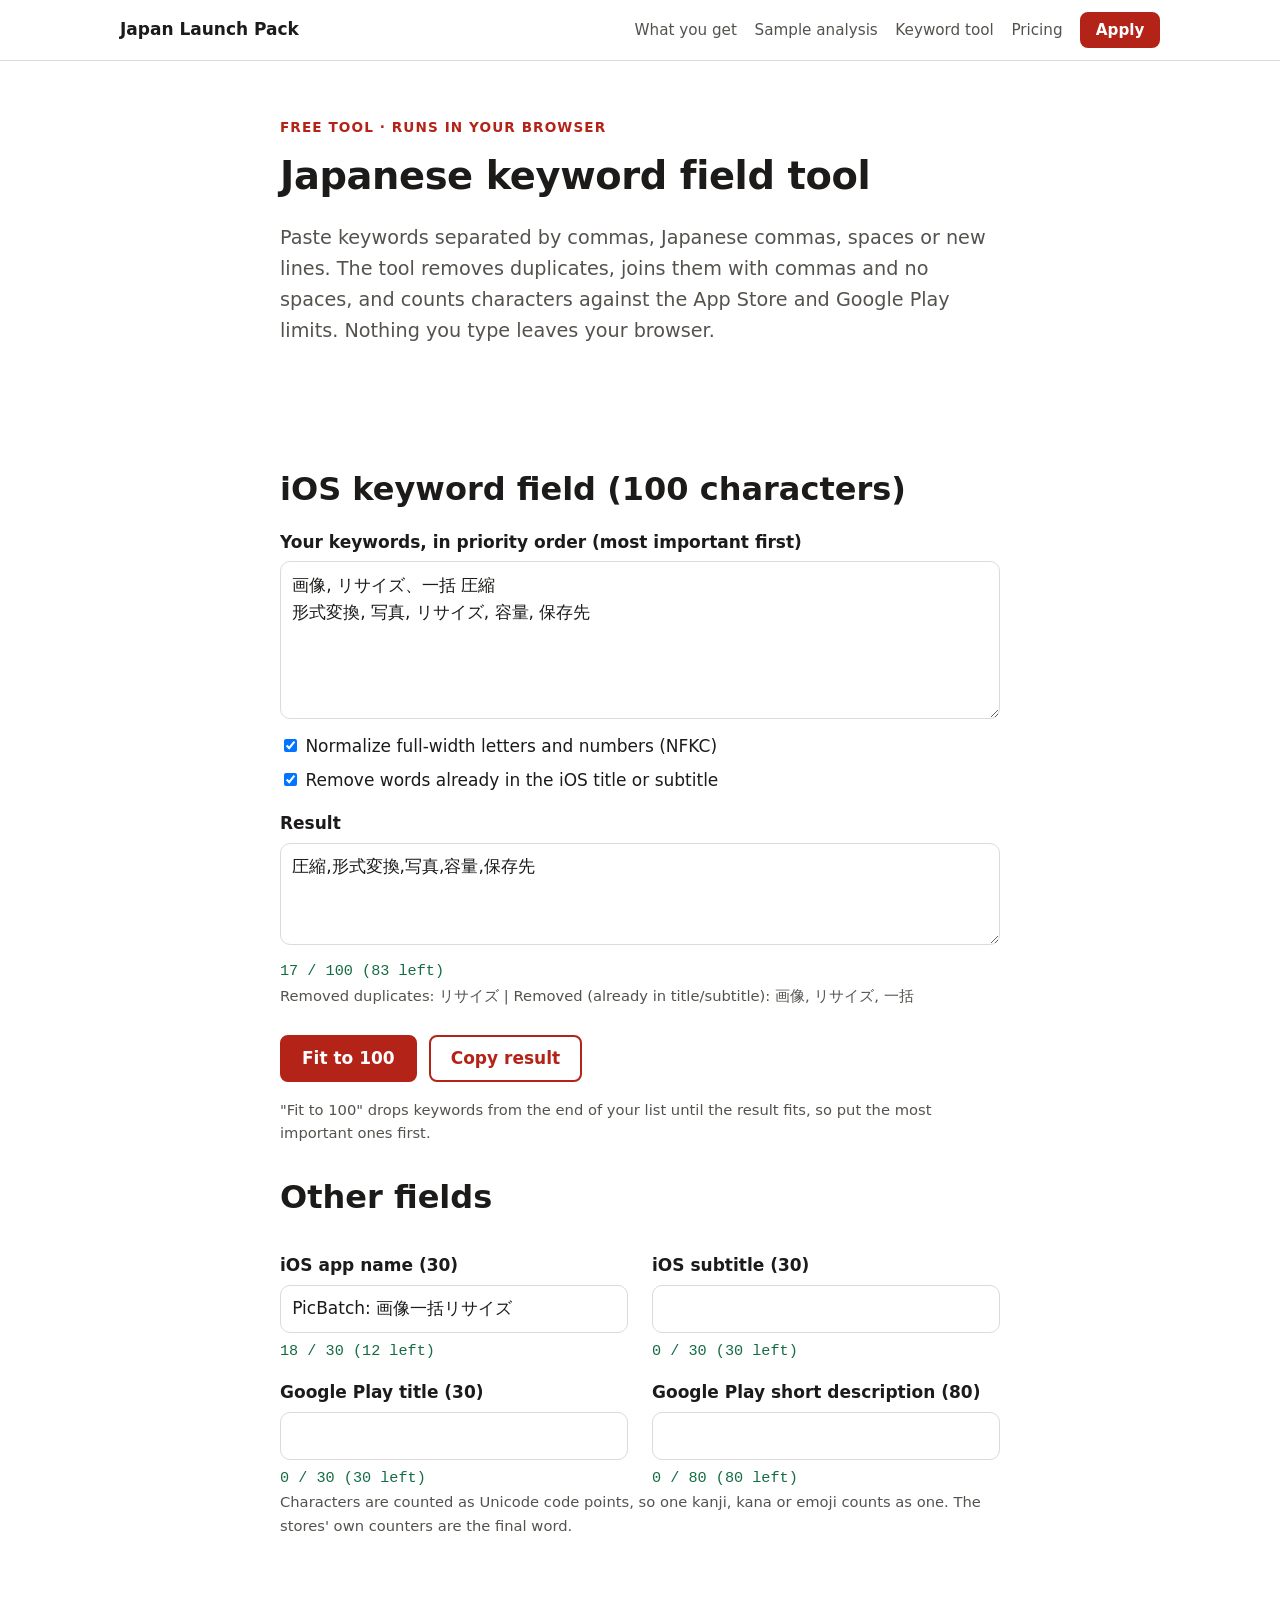
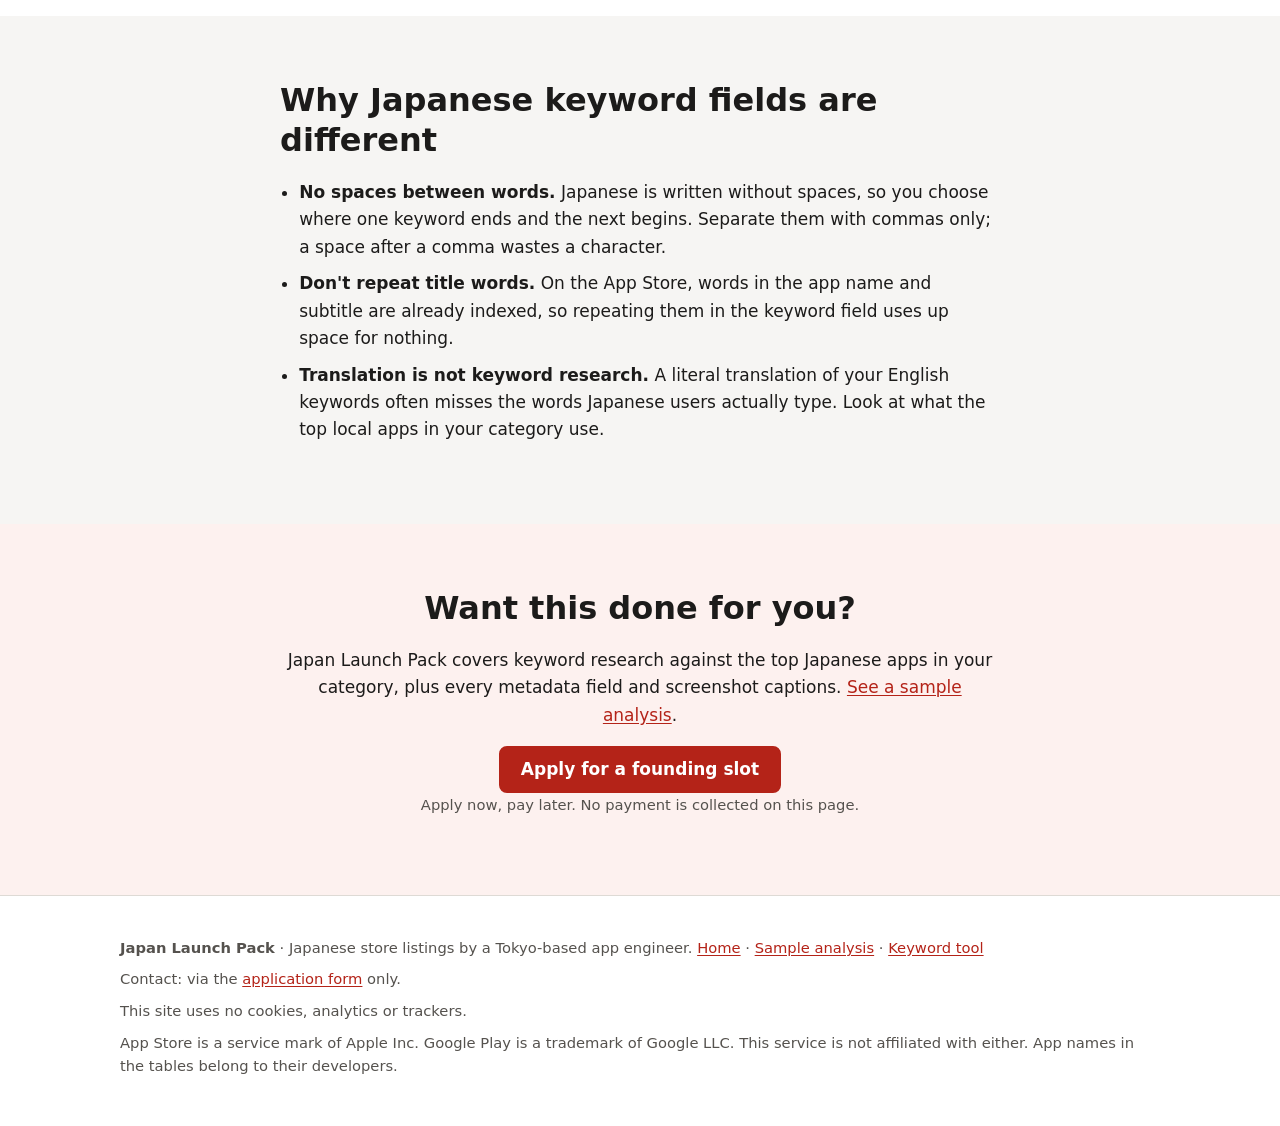
<file: keyword-tool.html>
<!doctype html>
<html lang="en">
<head>
  <meta charset="utf-8">
  <meta name="viewport" content="width=device-width, initial-scale=1">
  <title>Free Japanese keyword field tool for the App Store and Google Play | Japan Launch Pack</title>
  <meta name="description" content="Free in-browser tool: clean up a Japanese App Store keyword field (dedupe, comma format, no spaces) and check iOS and Google Play character limits.">
  <meta name="theme-color" content="#b42318">
  <meta property="og:type" content="website">
  <meta property="og:title" content="Free Japanese keyword field tool | Japan Launch Pack">
  <meta property="og:description" content="Dedupe, comma-format and length-check Japanese store metadata in your browser.">
  <meta property="og:locale" content="en_US">
  <meta name="twitter:card" content="summary">
  <meta name="twitter:title" content="Free Japanese keyword field tool | Japan Launch Pack">
  <meta name="twitter:description" content="Dedupe, comma-format and length-check Japanese store metadata in your browser.">
  <link rel="stylesheet" href="assets/style.css">
  <script src="assets/keyword-tool.js" defer></script>
</head>
<body>
  <a class="skip-link" href="#main">Skip to content</a>

  <header class="site-header">
    <div class="container header-inner">
      <a class="brand" href="index.html">Japan Launch Pack</a>
      <nav aria-label="Primary">
        <ul class="nav-list">
          <li><a href="index.html#deliverables">What you get</a></li>
          <li><a href="case-study-picbatch.html">Sample analysis</a></li>
          <li><a href="keyword-tool.html" aria-current="page">Keyword tool</a></li>
          <li><a href="index.html#pricing">Pricing</a></li>
          <li><a class="btn btn-small" href="index.html#apply">Apply</a></li>
        </ul>
      </nav>
    </div>
  </header>

  <main id="main">
    <section class="hero hero-compact" aria-labelledby="kt-title">
      <div class="container narrow">
        <p class="eyebrow">Free tool &middot; runs in your browser</p>
        <h1 id="kt-title">Japanese keyword field tool</h1>
        <p class="lead">Paste keywords separated by commas, Japanese commas, spaces or new lines. The tool removes duplicates, joins them with commas and no spaces, and counts characters against the App Store and Google Play limits. Nothing you type leaves your browser.</p>
      </div>
    </section>

    <section class="section" aria-labelledby="kt-keywords">
      <div class="container narrow kt">
        <h2 id="kt-keywords">iOS keyword field (100 characters)</h2>
        <label for="kw-input">Your keywords, in priority order (most important first)</label>
        <textarea id="kw-input" rows="5" placeholder="例: 画像, リサイズ、一括 圧縮&#10;形式変換">画像, リサイズ、一括 圧縮
形式変換, 写真, リサイズ, 容量, 保存先</textarea>
        <div class="kt-options">
          <label><input type="checkbox" id="opt-nfkc" checked> Normalize full-width letters and numbers (NFKC)</label>
          <label><input type="checkbox" id="opt-title" checked> Remove words already in the iOS title or subtitle</label>
        </div>
        <label for="kw-output">Result</label>
        <textarea id="kw-output" rows="3" readonly></textarea>
        <p class="kt-counter" id="kw-count" aria-live="polite"></p>
        <p class="small" id="kw-notes" aria-live="polite"></p>
        <div class="cta-row">
          <button type="button" class="btn" id="btn-fit">Fit to 100</button>
          <button type="button" class="btn btn-ghost" id="btn-copy">Copy result</button>
          <span class="small" id="copy-msg" aria-live="polite"></span>
        </div>
        <p class="small" id="kw-dropped" aria-live="polite"></p>
        <p class="small">"Fit to 100" drops keywords from the end of your list until the result fits, so put the most important ones first.</p>

        <h2 class="subhead">Other fields</h2>
        <div class="kt-grid">
          <div><label for="ios-title">iOS app name (30)</label><input type="text" id="ios-title" value="PicBatch: 画像一括リサイズ"><p class="kt-counter" id="ios-title-count"></p></div>
          <div><label for="ios-subtitle">iOS subtitle (30)</label><input type="text" id="ios-subtitle" value=""><p class="kt-counter" id="ios-subtitle-count"></p></div>
          <div><label for="play-title">Google Play title (30)</label><input type="text" id="play-title" value=""><p class="kt-counter" id="play-title-count"></p></div>
          <div><label for="play-short">Google Play short description (80)</label><input type="text" id="play-short" value=""><p class="kt-counter" id="play-short-count"></p></div>
        </div>
        <p class="small">Characters are counted as Unicode code points, so one kanji, kana or emoji counts as one. The stores' own counters are the final word.</p>
      </div>
    </section>

    <section class="section section-alt" aria-labelledby="kt-why">
      <div class="container narrow">
        <h2 id="kt-why">Why Japanese keyword fields are different</h2>
        <ul class="plain-list">
          <li><strong>No spaces between words.</strong> Japanese is written without spaces, so you choose where one keyword ends and the next begins. Separate them with commas only; a space after a comma wastes a character.</li>
          <li><strong>Don't repeat title words.</strong> On the App Store, words in the app name and subtitle are already indexed, so repeating them in the keyword field uses up space for nothing.</li>
          <li><strong>Translation is not keyword research.</strong> A literal translation of your English keywords often misses the words Japanese users actually type. Look at what the top local apps in your category use.</li>
        </ul>
      </div>
    </section>

    <section class="section section-cta" aria-labelledby="kt-cta">
      <div class="container narrow center">
        <h2 id="kt-cta">Want this done for you?</h2>
        <p>Japan Launch Pack covers keyword research against the top Japanese apps in your category, plus every metadata field and screenshot captions. <a href="case-study-picbatch.html">See a sample analysis</a>.</p>
        <a class="btn" href="index.html#apply">Apply for a founding slot</a>
        <p class="small">Apply now, pay later. No payment is collected on this page.</p>
      </div>
    </section>
  </main>

  <footer class="site-footer">
    <div class="container">
      <p><strong>Japan Launch Pack</strong> &middot; Japanese store listings by a Tokyo-based app engineer. <a href="index.html">Home</a> &middot; <a href="case-study-picbatch.html">Sample analysis</a> &middot; <a href="keyword-tool.html">Keyword tool</a></p>
      <p>Contact: via the <a href="index.html#apply">application form</a> only.</p>
      <p>This site uses no cookies, analytics or trackers.</p>
      <p>App Store is a service mark of Apple Inc. Google Play is a trademark of Google LLC. This service is not affiliated with either. App names in the tables belong to their developers.</p>
    </div>
  </footer>
</body>
</html>
</file>
<file: assets/style.css>
/* Japan Launch Pack - single-page styles. System fonts, no external assets. */

:root {
  --bg: #ffffff;
  --bg-alt: #f6f5f3;
  --text: #1c1b1a;
  --muted: #55524e;
  --border: #dedad5;
  --accent: #b42318;
  --accent-dark: #8f1c13;
  --accent-soft: #fdf1ef;
  --ok: #146c43;
  --error: #b42318;
  --radius: 10px;
  --max: 1080px;
  --font: system-ui, -apple-system, "Segoe UI", Roboto, "Helvetica Neue", Arial,
    "Hiragino Sans", "Hiragino Kaku Gothic ProN", "Noto Sans JP", Meiryo, sans-serif;
  --mono: ui-monospace, SFMono-Regular, Menlo, Consolas, "Liberation Mono", monospace;
}

@media (prefers-color-scheme: dark) {
  :root {
    --bg: #161514;
    --bg-alt: #1f1e1c;
    --text: #f0eeeb;
    --muted: #b7b2ab;
    --border: #3a3734;
    --accent: #f0786a;
    --accent-dark: #ff9a8e;
    --accent-soft: #2c1d1b;
    --ok: #5cc98f;
    --error: #ff8a7d;
  }
}

*,
*::before,
*::after { box-sizing: border-box; }

html { scroll-behavior: smooth; -webkit-text-size-adjust: 100%; }
@media (prefers-reduced-motion: reduce) { html { scroll-behavior: auto; } }

body {
  margin: 0;
  font-family: var(--font);
  font-size: 1.0625rem;
  line-height: 1.6;
  color: var(--text);
  background: var(--bg);
}

img { max-width: 100%; height: auto; }

a { color: var(--accent); text-underline-offset: 2px; }
a:hover { color: var(--accent-dark); }

:focus-visible { outline: 3px solid var(--accent); outline-offset: 2px; border-radius: 4px; }

h1, h2, h3 { line-height: 1.25; margin: 0 0 0.6em; }
h1 { font-size: clamp(1.9rem, 4.5vw, 3rem); letter-spacing: -0.01em; }
h2 { font-size: clamp(1.5rem, 3vw, 2rem); }
h3 { font-size: 1.15rem; }
p { margin: 0 0 1em; }

.container { max-width: var(--max); margin: 0 auto; padding: 0 1.25rem; }
.narrow { max-width: 760px; }
.center { text-align: center; }

.visually-hidden {
  position: absolute !important;
  width: 1px; height: 1px;
  padding: 0; margin: -1px;
  overflow: hidden; clip: rect(0 0 0 0);
  white-space: nowrap; border: 0;
}

.skip-link {
  position: absolute; left: 1rem; top: -3rem;
  background: var(--text); color: var(--bg);
  padding: 0.5rem 0.9rem; border-radius: 6px; z-index: 100;
}
.skip-link:focus { top: 1rem; color: var(--bg); }

/* Header */
.site-header {
  position: sticky; top: 0; z-index: 50;
  background: color-mix(in srgb, var(--bg) 92%, transparent);
  backdrop-filter: saturate(150%) blur(8px);
  border-bottom: 1px solid var(--border);
}
.header-inner {
  display: flex; align-items: center; justify-content: space-between;
  gap: 1rem; min-height: 60px; flex-wrap: wrap;
}
.brand { font-weight: 700; color: var(--text); text-decoration: none; }
.brand:hover { color: var(--text); }
.nav-list {
  list-style: none; margin: 0; padding: 0;
  display: flex; align-items: center; gap: 1.1rem; flex-wrap: wrap;
}
.nav-list a:not(.btn) { color: var(--muted); text-decoration: none; font-size: 0.95rem; }
.nav-list a:not(.btn):hover { color: var(--text); }

/* Buttons */
.btn {
  display: inline-block;
  background: var(--accent); color: #fff;
  border: 2px solid var(--accent);
  padding: 0.7rem 1.25rem; border-radius: 8px;
  font: inherit; font-weight: 600; line-height: 1.2;
  text-decoration: none; cursor: pointer;
}
.btn:hover { background: var(--accent-dark); border-color: var(--accent-dark); color: #fff; }
.btn:disabled, .btn[aria-disabled="true"] { opacity: 0.55; cursor: not-allowed; }
.btn-small { padding: 0.4rem 0.85rem; font-size: 0.95rem; }
.btn-ghost { background: transparent; color: var(--accent); }
.btn-ghost:hover { background: var(--accent-soft); color: var(--accent-dark); }

@media (prefers-color-scheme: dark) {
  .btn, .btn:hover { color: #1a0d0b; }
  .btn-ghost, .btn-ghost:hover { color: var(--accent); }
}

/* Sections */
.section { padding: 4rem 0; }
.section-alt { background: var(--bg-alt); }
.section-lead { color: var(--muted); max-width: 720px; }
.section-cta { background: var(--accent-soft); }

.hero { padding: 5rem 0 4rem; }
.eyebrow {
  text-transform: uppercase; letter-spacing: 0.08em;
  font-size: 0.85rem; font-weight: 600; color: var(--accent);
}
.lead { font-size: 1.2rem; color: var(--muted); max-width: 720px; }
.cta-row { display: flex; gap: 0.75rem; flex-wrap: wrap; margin: 1.75rem 0 1rem; }
.pay-later { font-weight: 600; }

/* Cards */
.cards { list-style: none; margin: 0; padding: 0; display: grid; gap: 1.25rem; }
.cards-2 { grid-template-columns: repeat(auto-fit, minmax(280px, 1fr)); }
.cards-3 { grid-template-columns: repeat(auto-fit, minmax(240px, 1fr)); }
.card {
  background: var(--bg); border: 1px solid var(--border);
  border-radius: var(--radius); padding: 1.4rem 1.5rem;
}
.section-alt .card { background: var(--bg); }
.card ul { margin: 0; padding-left: 1.2rem; }
.card li + li { margin-top: 0.35rem; }
.card p:last-child { margin-bottom: 0; }

.two-col { display: grid; gap: 2.5rem; grid-template-columns: repeat(auto-fit, minmax(300px, 1fr)); }
.plain-list { padding-left: 1.2rem; }
.plain-list li + li { margin-top: 0.6rem; }

/* Sample */
.sample {
  margin: 1.5rem 0 0; background: var(--bg);
  border: 1px solid var(--border); border-radius: var(--radius);
  padding: 1.25rem; overflow-x: auto;
}
.sample-label {
  display: inline-block; font-size: 0.85rem; font-weight: 600;
  color: var(--accent); background: var(--accent-soft);
  padding: 0.2rem 0.6rem; border-radius: 999px; margin-bottom: 0.9rem;
}
.sample-table { width: 100%; border-collapse: collapse; min-width: 520px; }
.sample-table th, .sample-table td {
  text-align: left; vertical-align: top;
  padding: 0.65rem 0.75rem; border-bottom: 1px solid var(--border);
}
.sample-table thead th { font-size: 0.85rem; color: var(--muted); font-weight: 600; }
.sample-table td[lang="ja"] { font-size: 1.05rem; }
.sample-table .kw { font-family: var(--mono); font-size: 0.95rem; word-break: break-all; }
.count {
  font-family: var(--mono); font-size: 0.9rem; white-space: nowrap;
  color: var(--ok); font-weight: 600;
}
.count.over { color: var(--error); }
.sample-note { color: var(--muted); font-size: 0.95rem; margin: 1rem 0 0; }

/* Case study */
.hero-compact { padding: 3.5rem 0 2.5rem; }
.hero-compact h1 { font-size: clamp(1.7rem, 3.5vw, 2.4rem); }
.subhead { margin-top: 2rem; }
.table-scroll { overflow-x: auto; margin: 1rem 0; }
.data-table td, .data-table th { font-size: 0.95rem; }
.data-table tbody th { font-weight: 600; }
.gloss { color: var(--muted); font-size: 0.95rem; }
.draft-pair {
  display: grid; gap: 1.25rem; grid-template-columns: repeat(auto-fit, minmax(280px, 1fr));
  background: var(--bg); border: 1px solid var(--border);
  border-radius: var(--radius); padding: 1.25rem; margin: 1rem 0;
}
.draft-ja { white-space: pre-line; font-size: 1.05rem; }
.draft-pair .gloss p:last-child { margin-bottom: 0; }
.ios-compare { margin-top: 2rem; }
.ios-compare .table-scroll { margin-top: 0; }

/* Pricing */
.price-card { text-align: center; }
.price { font-size: 2.4rem; font-weight: 700; margin: 0.2rem 0 0.4rem; }
.price-featured { border: 2px solid var(--accent); }
.notice {
  background: var(--accent-soft); border-left: 4px solid var(--accent);
  padding: 0.9rem 1.1rem; border-radius: 6px; margin: 1.5rem 0 1rem;
}
.notice p { margin: 0; }
.small { font-size: 0.92rem; color: var(--muted); }

/* Process */
.steps {
  list-style: none; margin: 0; padding: 0; counter-reset: step;
  display: grid; gap: 1.25rem; grid-template-columns: repeat(auto-fit, minmax(240px, 1fr));
}
.steps li {
  counter-increment: step; position: relative;
  padding: 1.4rem 1.5rem 1.4rem 4rem;
  border: 1px solid var(--border); border-radius: var(--radius);
}
.steps li::before {
  content: counter(step);
  position: absolute; left: 1.25rem; top: 1.3rem;
  width: 2rem; height: 2rem; border-radius: 50%;
  display: grid; place-items: center;
  background: var(--accent); color: var(--bg); font-weight: 700;
}
.steps p:last-child { margin-bottom: 0; }

/* Apply */
.apply-list-title { font-size: 1.05rem; margin: 1.5rem 0 0.5rem; }
.apply-list { margin: 0 0 1.5rem; padding-left: 1.25rem; }
.apply-list li { margin: 0.2rem 0; }
.apply-cta { margin: 0 0 0.5rem; }
.btn-large { padding: 0.85rem 1.6rem; font-size: 1.1rem; }
.privacy { margin-top: 1.5rem; }

/* FAQ */
details {
  border: 1px solid var(--border); border-radius: var(--radius);
  padding: 0 1.25rem; margin-bottom: 0.75rem; background: var(--bg);
}
summary {
  cursor: pointer; font-weight: 600; padding: 1rem 0;
  list-style-position: outside;
}
details[open] summary { border-bottom: 1px solid var(--border); margin-bottom: 0.9rem; }
details p { margin-bottom: 1rem; }

/* Footer */
.site-footer {
  border-top: 1px solid var(--border); padding: 2.5rem 0;
  font-size: 0.92rem; color: var(--muted);
}
.site-footer p { margin-bottom: 0.5rem; }

@media (max-width: 640px) {
  .section { padding: 3rem 0; }
  .hero { padding: 3.5rem 0 3rem; }
  .nav-list { gap: 0.8rem; }
  .nav-list li:not(:last-child) { display: none; }
}

/* Keyword tool */
.kt label { display: block; font-weight: 600; margin: 1rem 0 0.35rem; }
.kt textarea, .kt input[type="text"] { width: 100%; box-sizing: border-box; font: inherit; padding: 0.6rem 0.7rem; border: 1px solid var(--border); border-radius: var(--radius); background: var(--bg); color: var(--text); }
.kt-options label { font-weight: 400; margin: 0.4rem 0; }
.kt-counter { font-family: var(--mono); font-size: 0.95rem; color: var(--ok); margin: 0.35rem 0 0; }
.kt-counter.over { color: var(--error); font-weight: 700; }
.kt-grid { display: grid; gap: 0 1.5rem; grid-template-columns: repeat(auto-fit, minmax(260px, 1fr)); }
</file>
